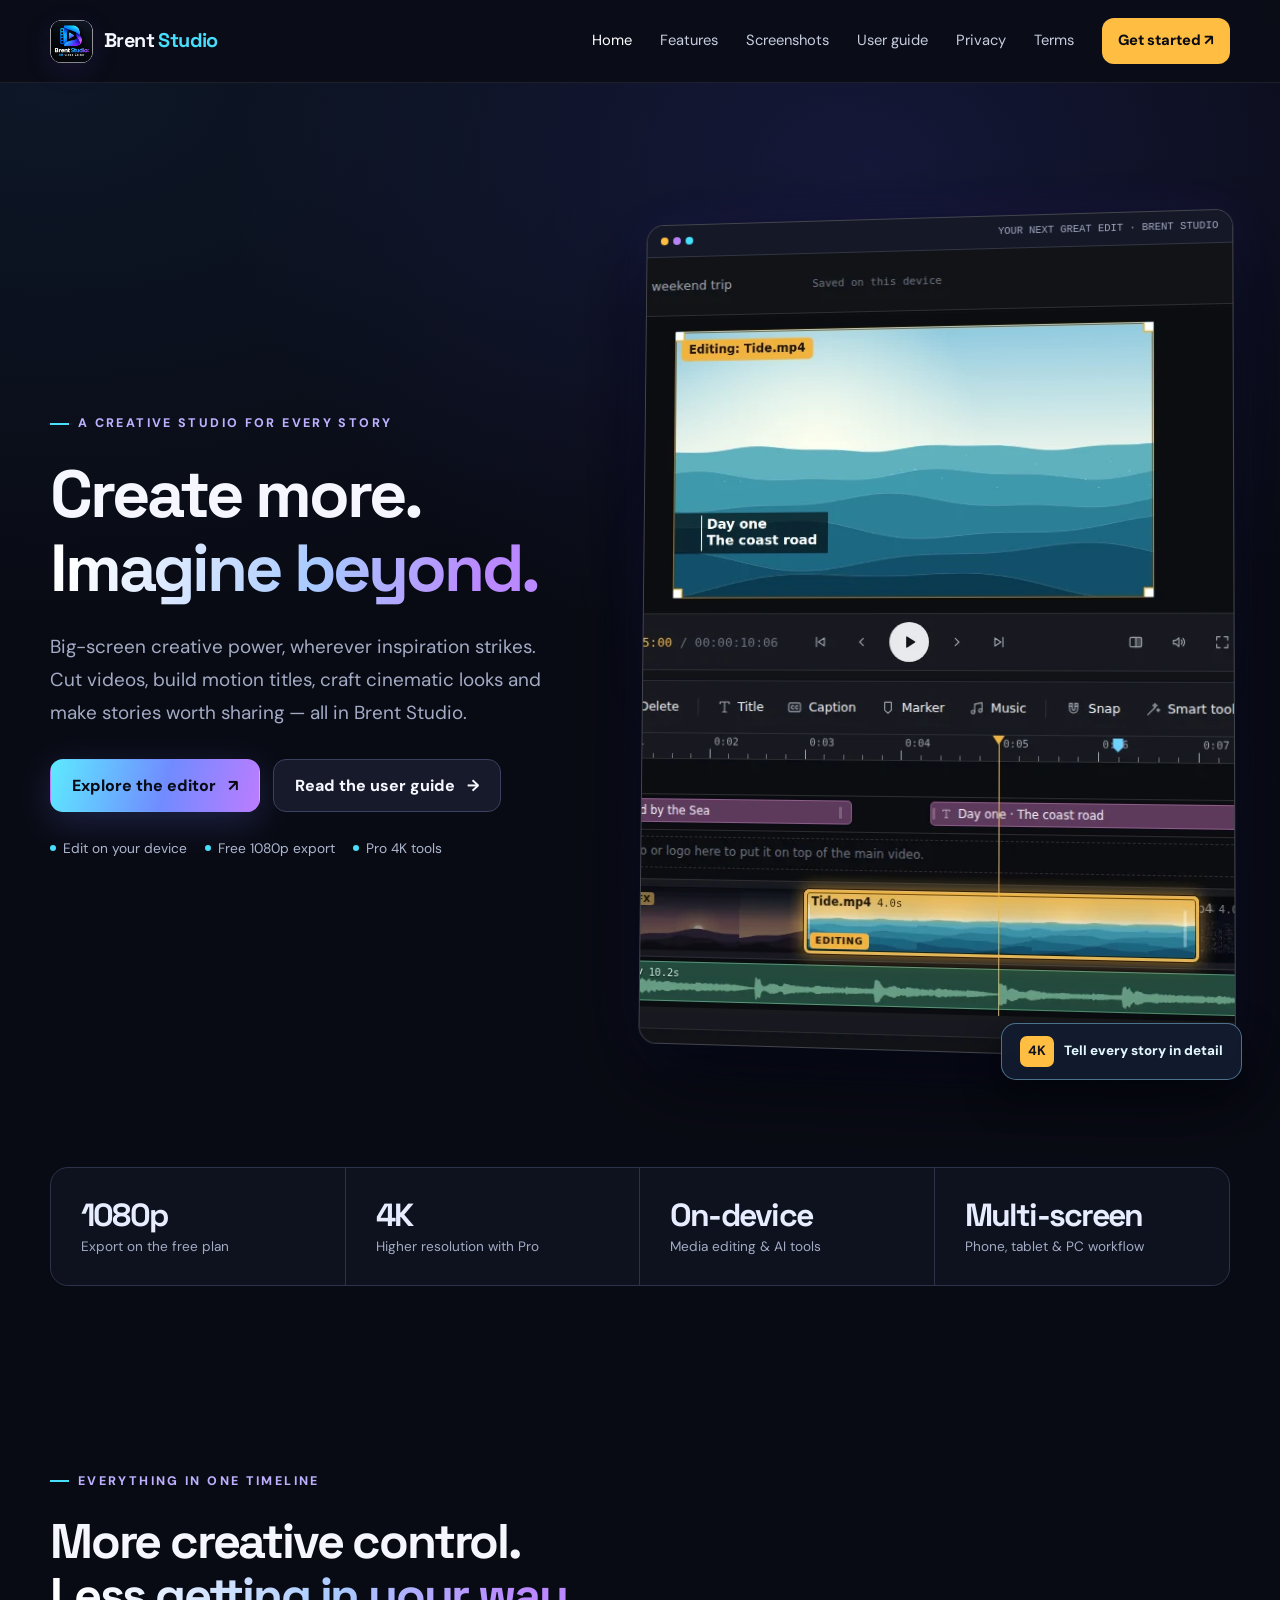
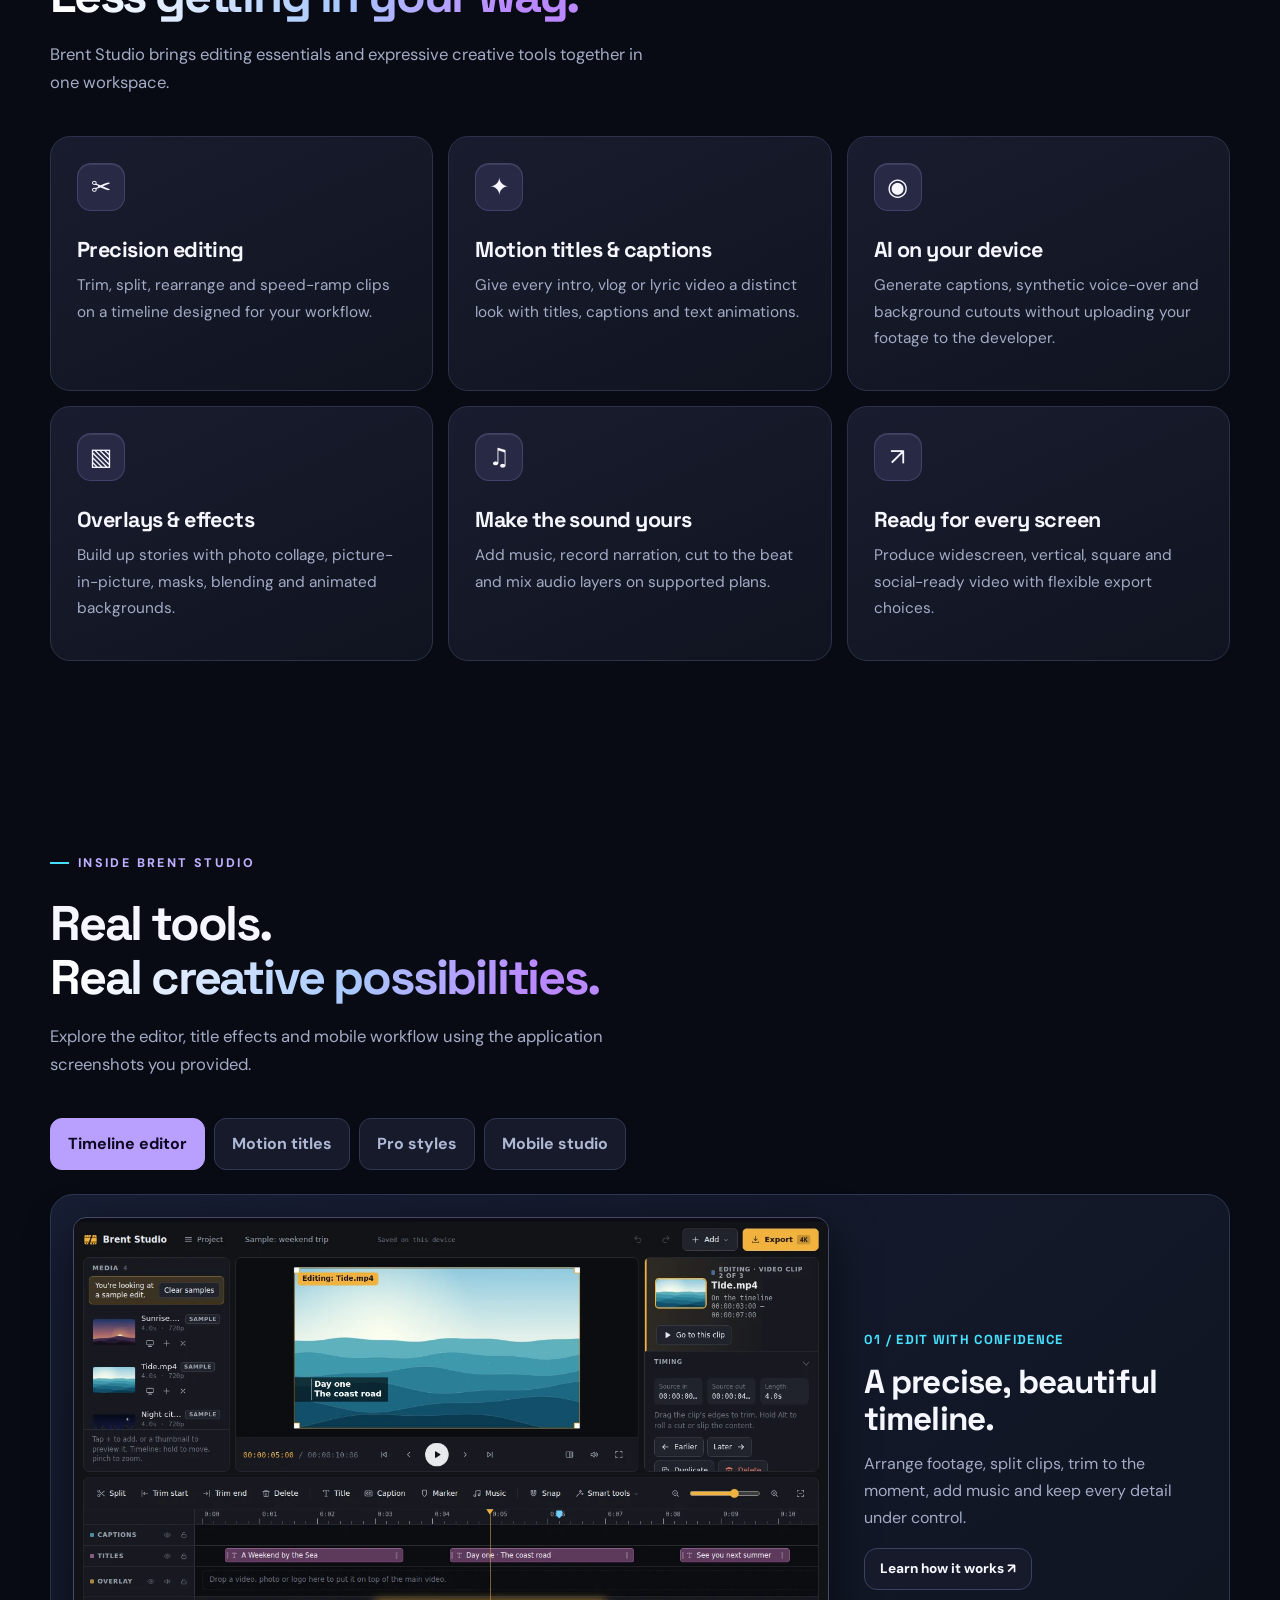
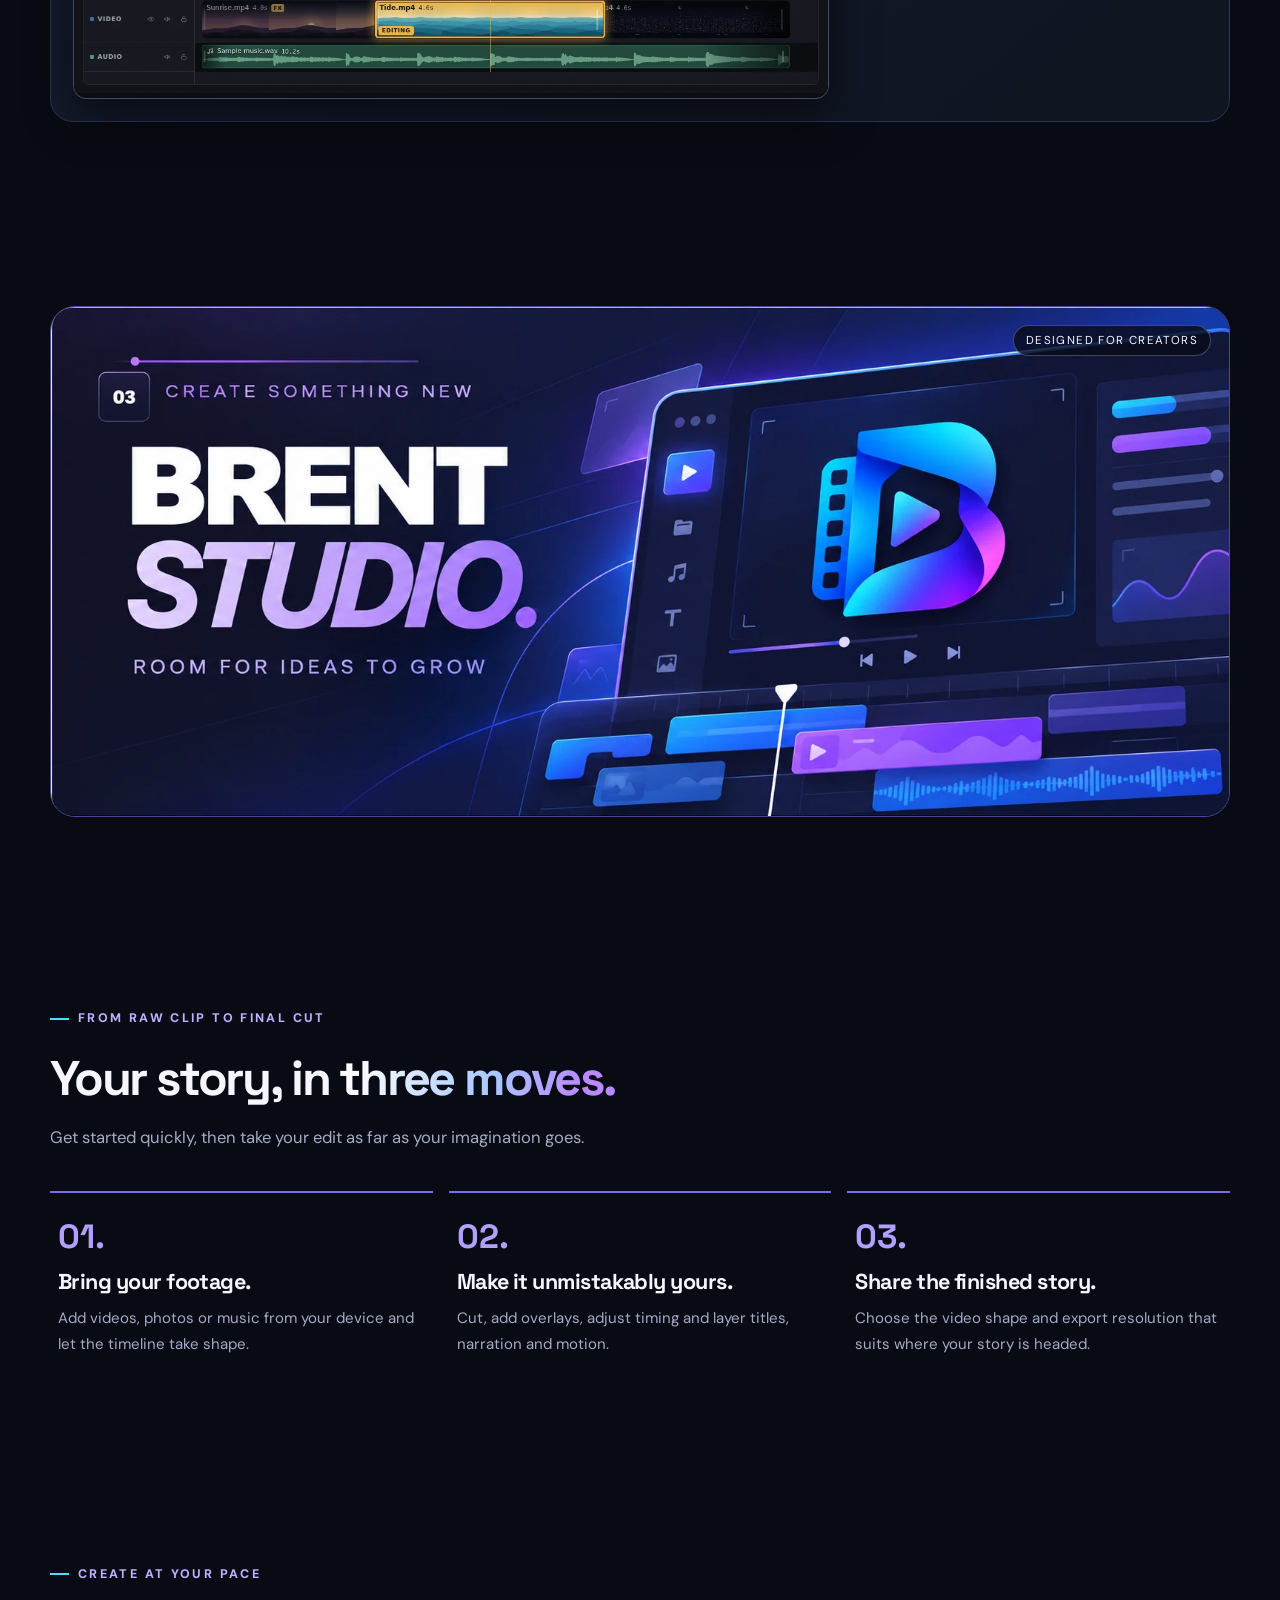
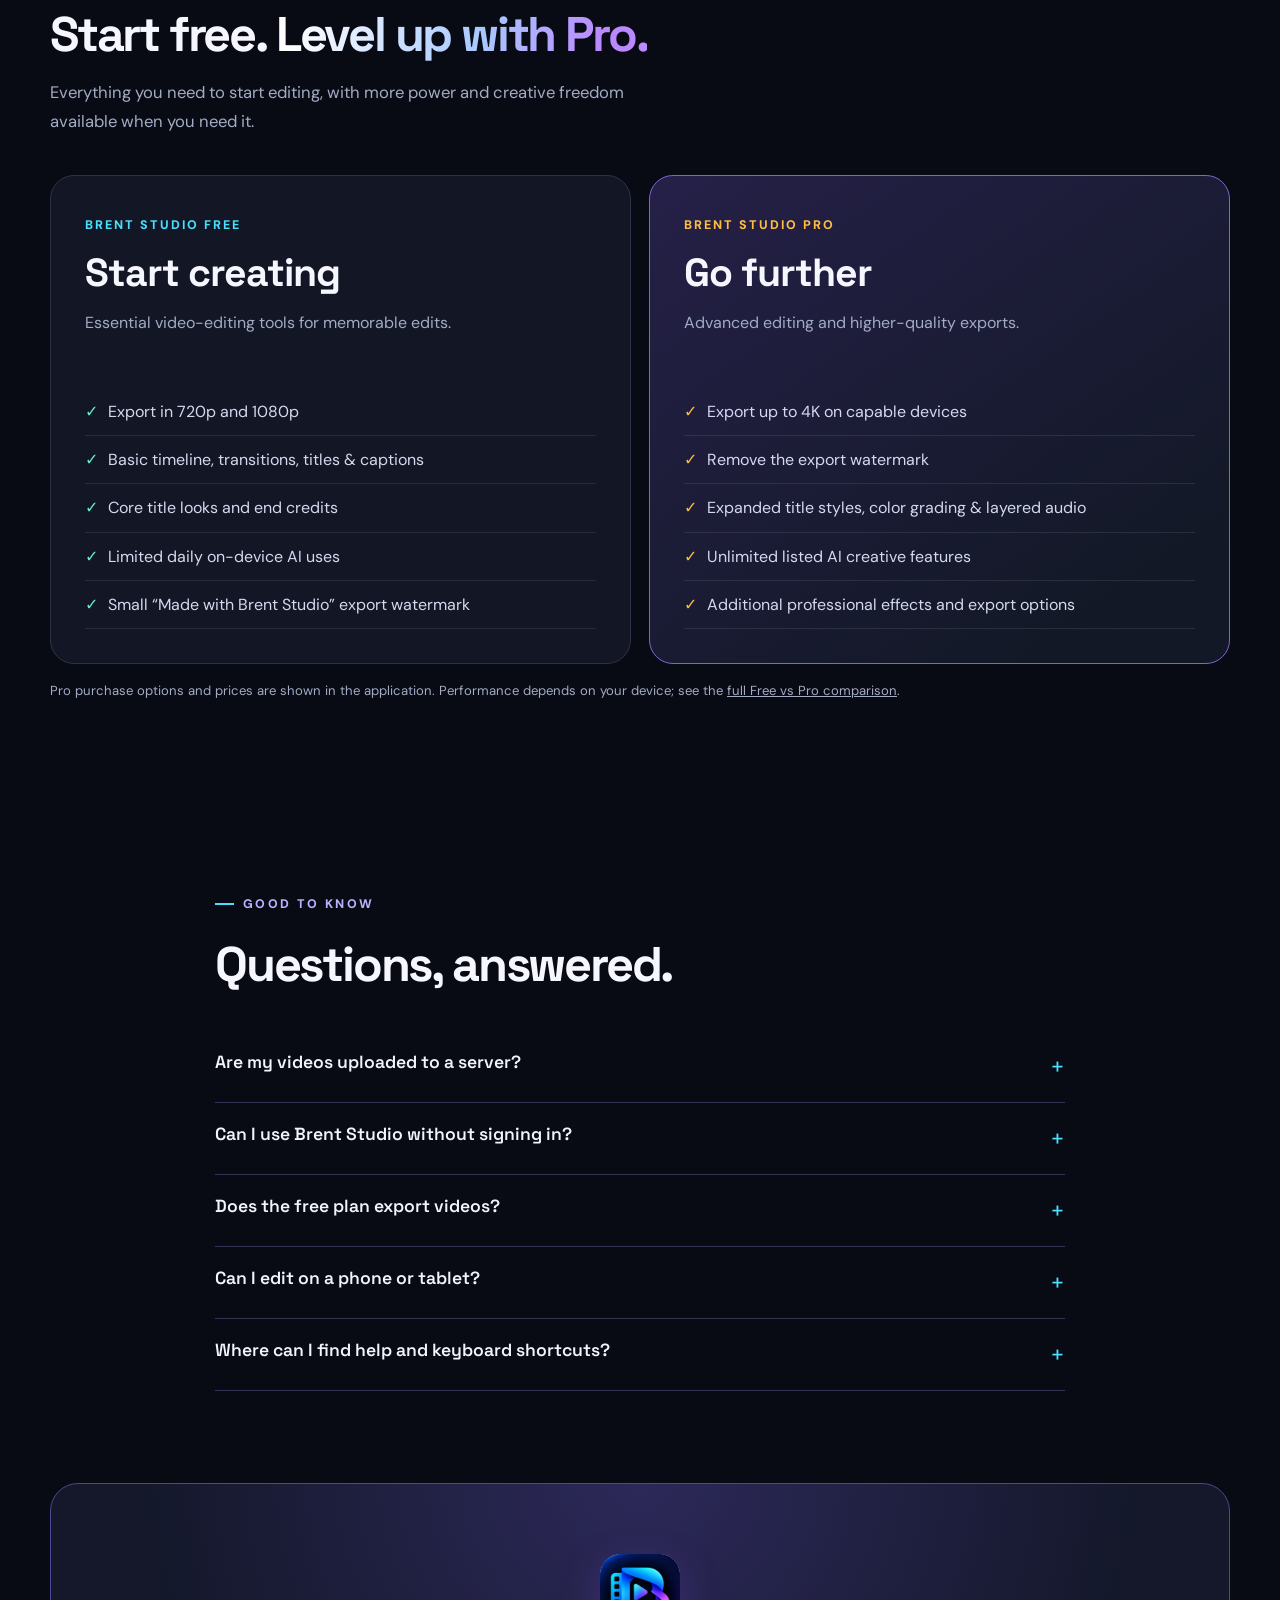
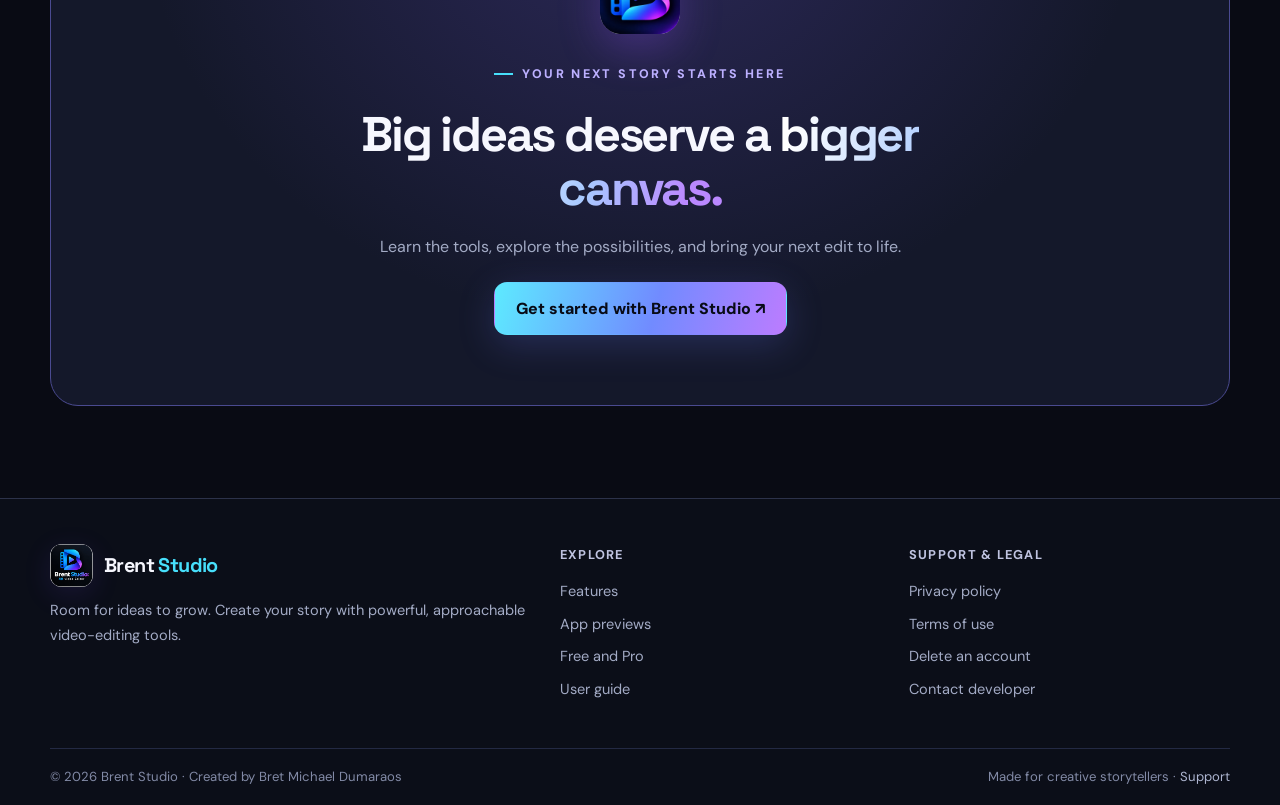
<file: index.html>
<!doctype html><html lang="en"><head><meta charset="utf-8"><meta name="viewport" content="width=device-width,initial-scale=1"><meta name="theme-color" content="#090b14"><title>Create. Edit. Tell your story. | Brent Studio</title><meta name="description" content="Brent Studio is a powerful video editor for Android, browser and Windows. Work with a real timeline, cinematic titles, and on-device creative tools."><meta property="og:type" content="website"><meta property="og:title" content="Create. Edit. Tell your story. | Brent Studio"><meta property="og:description" content="Brent Studio is a powerful video editor for Android, browser and Windows. Work with a real timeline, cinematic titles, and on-device creative tools."><meta property="og:image" content="assets/brent-studio-banner.webp"><link rel="icon" href="assets/favicon.png"><link rel="stylesheet" href="assets/styles.css"></head><body><a class="skip-link" href="#content">Skip to content</a><header class="site-header"><div class="shell header-inner"><a class="brand" href="index.html" aria-label="Brent Studio home"><img class="brand-logo" src="assets/brent-studio-icon.webp" alt=""><span>Brent <span class="brand-em">Studio</span></span></a><nav class="nav-links" id="main-nav" aria-label="Main navigation"><a href="index.html" aria-current="page">Home</a><a href="index.html#features">Features</a><a href="index.html#showcase">Screenshots</a><a href="guide.html">User guide</a><a href="privacy.html">Privacy</a><a href="terms.html">Terms</a><a class="nav-cta" href="guide.html#start">Get started ↗</a></nav><button class="menu-toggle" aria-label="Toggle navigation" aria-controls="main-nav" aria-expanded="false" type="button"><span aria-hidden="true">☰</span></button></div></header><main id="content">
<section class="hero"><div class="shell hero-grid"><div class="hero-copy"><div class="eyebrow">A CREATIVE STUDIO FOR EVERY STORY</div><h1>Create more.<br><span class="gradient-text">Imagine beyond.</span></h1><p class="hero-lede">Big-screen creative power, wherever inspiration strikes. Cut videos, build motion titles, craft cinematic looks and make stories worth sharing — all in Brent Studio.</p><div class="hero-actions"><a class="btn btn-primary" href="#showcase">Explore the editor <span aria-hidden="true">↗</span></a><a class="btn btn-outline" href="guide.html">Read the user guide <span aria-hidden="true">→</span></a></div><div class="hero-signals"><span class="signal"><i></i> Edit on your device</span><span class="signal"><i></i> Free 1080p export</span><span class="signal"><i></i> Pro 4K tools</span></div></div><div class="hero-stage"><div class="hero-app"><div class="app-window-bar"><div class="traffic-dots"><b></b><b></b><b></b></div><span>YOUR NEXT GREAT EDIT · BRENT STUDIO</span></div><img src="assets/timeline-editor.webp" alt="Brent Studio's desktop-style timeline showing video clips, title tracks and audio editing" fetchpriority="high" width="1280" height="800"></div><div class="floating-tag"><b>4K</b> Tell every story in detail</div></div></div></section>
<section class="stats"><div class="shell stats-grid"><div class="stat"><strong>1080p</strong><span>Export on the free plan</span></div><div class="stat"><strong>4K</strong><span>Higher resolution with Pro</span></div><div class="stat"><strong>On-device</strong><span>Media editing &amp; AI tools</span></div><div class="stat"><strong>Multi-screen</strong><span>Phone, tablet &amp; PC workflow</span></div></div></section>
<section class="section" id="features"><div class="shell"><div class="section-intro"><div class="eyebrow">Everything in one timeline</div><h2>More creative control.<br><span class="gradient-text">Less getting in your way.</span></h2><p>Brent Studio brings editing essentials and expressive creative tools together in one workspace.</p></div><div class="feature-grid">
<article class="feature"><div class="feature-icon">✂</div><h3>Precision editing</h3><p>Trim, split, rearrange and speed-ramp clips on a timeline designed for your workflow.</p></article>
<article class="feature"><div class="feature-icon">✦</div><h3>Motion titles &amp; captions</h3><p>Give every intro, vlog or lyric video a distinct look with titles, captions and text animations.</p></article>
<article class="feature"><div class="feature-icon">◉</div><h3>AI on your device</h3><p>Generate captions, synthetic voice-over and background cutouts without uploading your footage to the developer.</p></article>
<article class="feature"><div class="feature-icon">▧</div><h3>Overlays &amp; effects</h3><p>Build up stories with photo collage, picture-in-picture, masks, blending and animated backgrounds.</p></article>
<article class="feature"><div class="feature-icon">♫</div><h3>Make the sound yours</h3><p>Add music, record narration, cut to the beat and mix audio layers on supported plans.</p></article>
<article class="feature"><div class="feature-icon">↗</div><h3>Ready for every screen</h3><p>Produce widescreen, vertical, square and social-ready video with flexible export choices.</p></article></div></div></section>
<section class="section" id="showcase"><div class="shell"><div class="section-intro"><div class="eyebrow">Inside Brent Studio</div><h2>Real tools.<br><span class="gradient-text">Real creative possibilities.</span></h2><p>Explore the editor, title effects and mobile workflow using the application screenshots you provided.</p></div><div class="shot-tabs" role="tablist" aria-label="Application screenshots"><button class="shot-tab" type="button" role="tab" aria-selected="true" data-shot="timeline">Timeline editor</button><button class="shot-tab" type="button" role="tab" aria-selected="false" data-shot="titles">Motion titles</button><button class="shot-tab" type="button" role="tab" aria-selected="false" data-shot="pro">Pro styles</button><button class="shot-tab" type="button" role="tab" aria-selected="false" data-shot="mobile">Mobile studio</button></div><div class="shot-area"><div class="shot-screen"><img id="showcase-image" src="assets/timeline-editor.webp" loading="lazy" alt="Brent Studio timeline editing interface" width="1280" height="800"></div><div class="shot-copy" aria-live="polite"><strong id="showcase-tag">01 / EDIT WITH CONFIDENCE</strong><h3 id="showcase-title">A precise, beautiful timeline.</h3><p id="showcase-desc">Arrange footage, split clips, trim to the moment, add music and keep every detail under control.</p><a class="btn btn-outline btn-small" href="guide.html#screen">Learn how it works ↗</a></div></div></div></section>
<section class="section"><div class="shell"><div class="full-banner"><img src="assets/brent-studio-banner.webp" alt="Brent Studio — Create Something New. Room for ideas to grow" loading="lazy"><span class="banner-overline">Designed for creators</span></div></div></section>
<section class="section" id="workflow"><div class="shell"><div class="section-intro"><div class="eyebrow">From raw clip to final cut</div><h2>Your story, in <span class="gradient-text">three moves.</span></h2><p>Get started quickly, then take your edit as far as your imagination goes.</p></div><div class="workflow"><div class="step"><b>01.</b><h3>Bring your footage.</h3><p>Add videos, photos or music from your device and let the timeline take shape.</p></div><div class="step"><b>02.</b><h3>Make it unmistakably yours.</h3><p>Cut, add overlays, adjust timing and layer titles, narration and motion.</p></div><div class="step"><b>03.</b><h3>Share the finished story.</h3><p>Choose the video shape and export resolution that suits where your story is headed.</p></div></div></div></section>
<section class="section" id="plans"><div class="shell"><div class="section-intro"><div class="eyebrow">Create at your pace</div><h2>Start free. <span class="gradient-text">Level up with Pro.</span></h2><p>Everything you need to start editing, with more power and creative freedom available when you need it.</p></div><div class="plans"><article class="plan"><span class="plan-label">Brent Studio Free</span><h3>Start creating</h3><p>Essential video-editing tools for memorable edits.</p><ul><li>Export in 720p and 1080p</li><li>Basic timeline, transitions, titles &amp; captions</li><li>Core title looks and end credits</li><li>Limited daily on-device AI uses</li><li>Small “Made with Brent Studio” export watermark</li></ul></article><article class="plan pro"><span class="plan-label">Brent Studio Pro</span><h3>Go further</h3><p>Advanced editing and higher-quality exports.</p><ul><li>Export up to 4K on capable devices</li><li>Remove the export watermark</li><li>Expanded title styles, color grading &amp; layered audio</li><li>Unlimited listed AI creative features</li><li>Additional professional effects and export options</li></ul></article></div><p style="font-size:.82rem;margin:16px 0 0">Pro purchase options and prices are shown in the application. Performance depends on your device; see the <a href="guide.html#plans">full Free vs Pro comparison</a>.</p></div></section>
<section class="section" id="questions"><div class="shell faq"><div class="section-intro"><div class="eyebrow">Good to know</div><h2>Questions, answered.</h2></div><details><summary>Are my videos uploaded to a server?</summary><p>Media editing takes place on your device. Brent Studio does not receive your imported videos or photos. Optional project syncing uses your own Google Drive; original media sync is optional per project. See our <a href="privacy.html">Privacy Policy</a>.</p></details><details><summary>Can I use Brent Studio without signing in?</summary><p>Yes. Signing in with Google is optional. It enables account-based Pro access and project syncing across supported devices.</p></details><details><summary>Does the free plan export videos?</summary><p>Yes. The free plan supports 720p and 1080p exports with a small Brent Studio watermark. Pro adds higher export options including up to 4K on capable devices.</p></details><details><summary>Can I edit on a phone or tablet?</summary><p>Yes. The guide covers Android phones and tablets, plus desktop-oriented and Windows workflows. Large projects and advanced AI features depend on your device's processing power.</p></details><details><summary>Where can I find help and keyboard shortcuts?</summary><p>Visit the <a href="guide.html">User Guide</a> for a complete walkthrough, troubleshooting tips and desktop keyboard shortcuts.</p></details></div></section>
<section class="shell"><div class="end-cta"><img class="cta-icon" src="assets/brent-play-icon.webp" alt="Brent Studio play icon" loading="lazy"><div class="eyebrow">YOUR NEXT STORY STARTS HERE</div><h2>Big ideas deserve a <span class="gradient-text">bigger canvas.</span></h2><p>Learn the tools, explore the possibilities, and bring your next edit to life.</p><a class="btn btn-primary" href="guide.html#start">Get started with Brent Studio ↗</a></div></section>
</main><footer class="footer"><div class="shell footer-content"><div><a class="brand" href="index.html"><img class="brand-logo" src="assets/brent-studio-icon.webp" alt=""><span>Brent <span class="brand-em">Studio</span></span></a><p>Room for ideas to grow. Create your story with powerful, approachable video-editing tools.</p></div><div class="footer-links"><strong>Explore</strong><a href="index.html#features">Features</a><a href="index.html#showcase">App previews</a><a href="index.html#plans">Free and Pro</a><a href="guide.html">User guide</a></div><div class="footer-links"><strong>Support &amp; legal</strong><a href="privacy.html">Privacy policy</a><a href="terms.html">Terms of use</a><a href="privacy.html#delete">Delete an account</a><a href="mailto:bretmdumaraos@gmail.com">Contact developer</a></div></div><div class="shell footer-bottom"><span>© 2026 Brent Studio · Created by Bret Michael Dumaraos</span><span>Made for creative storytellers · <a href="mailto:bretmdumaraos@gmail.com">Support</a></span></div></footer><script src="assets/site.js" defer></script></body></html>
</file>
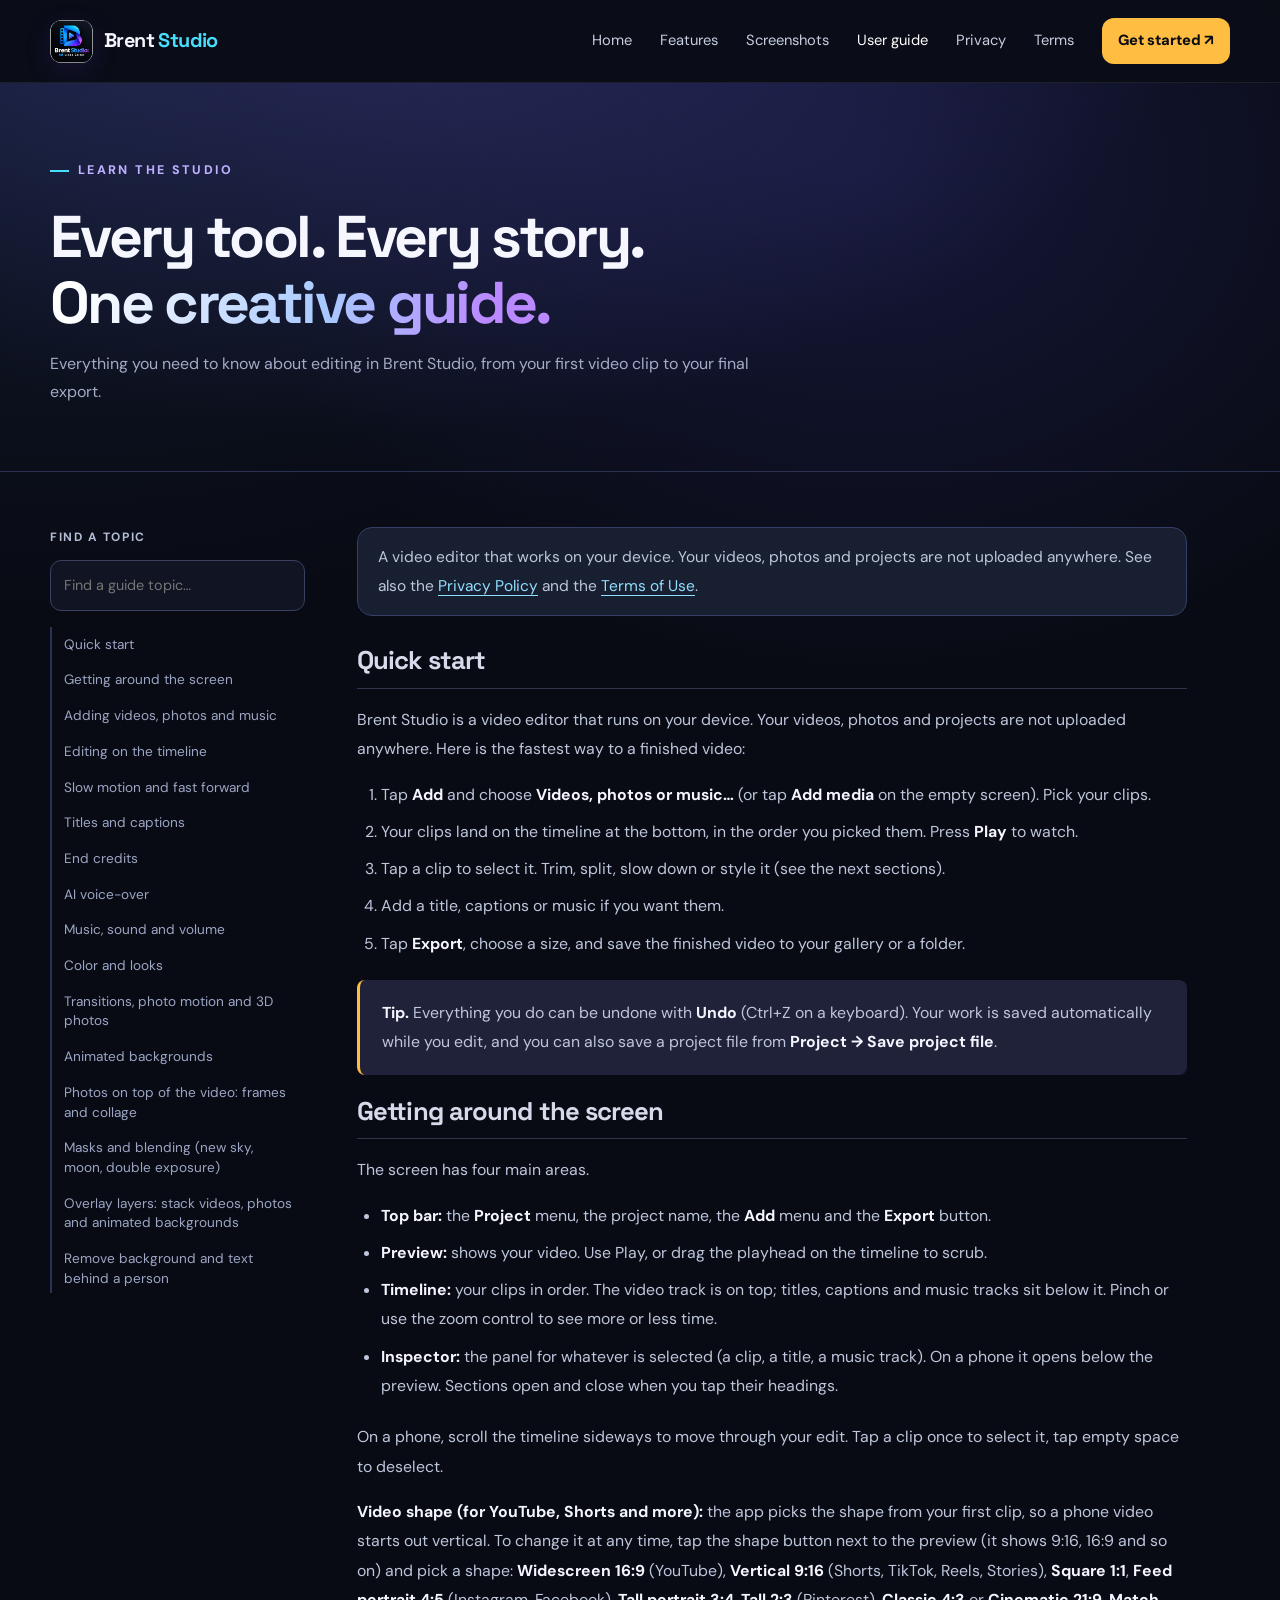
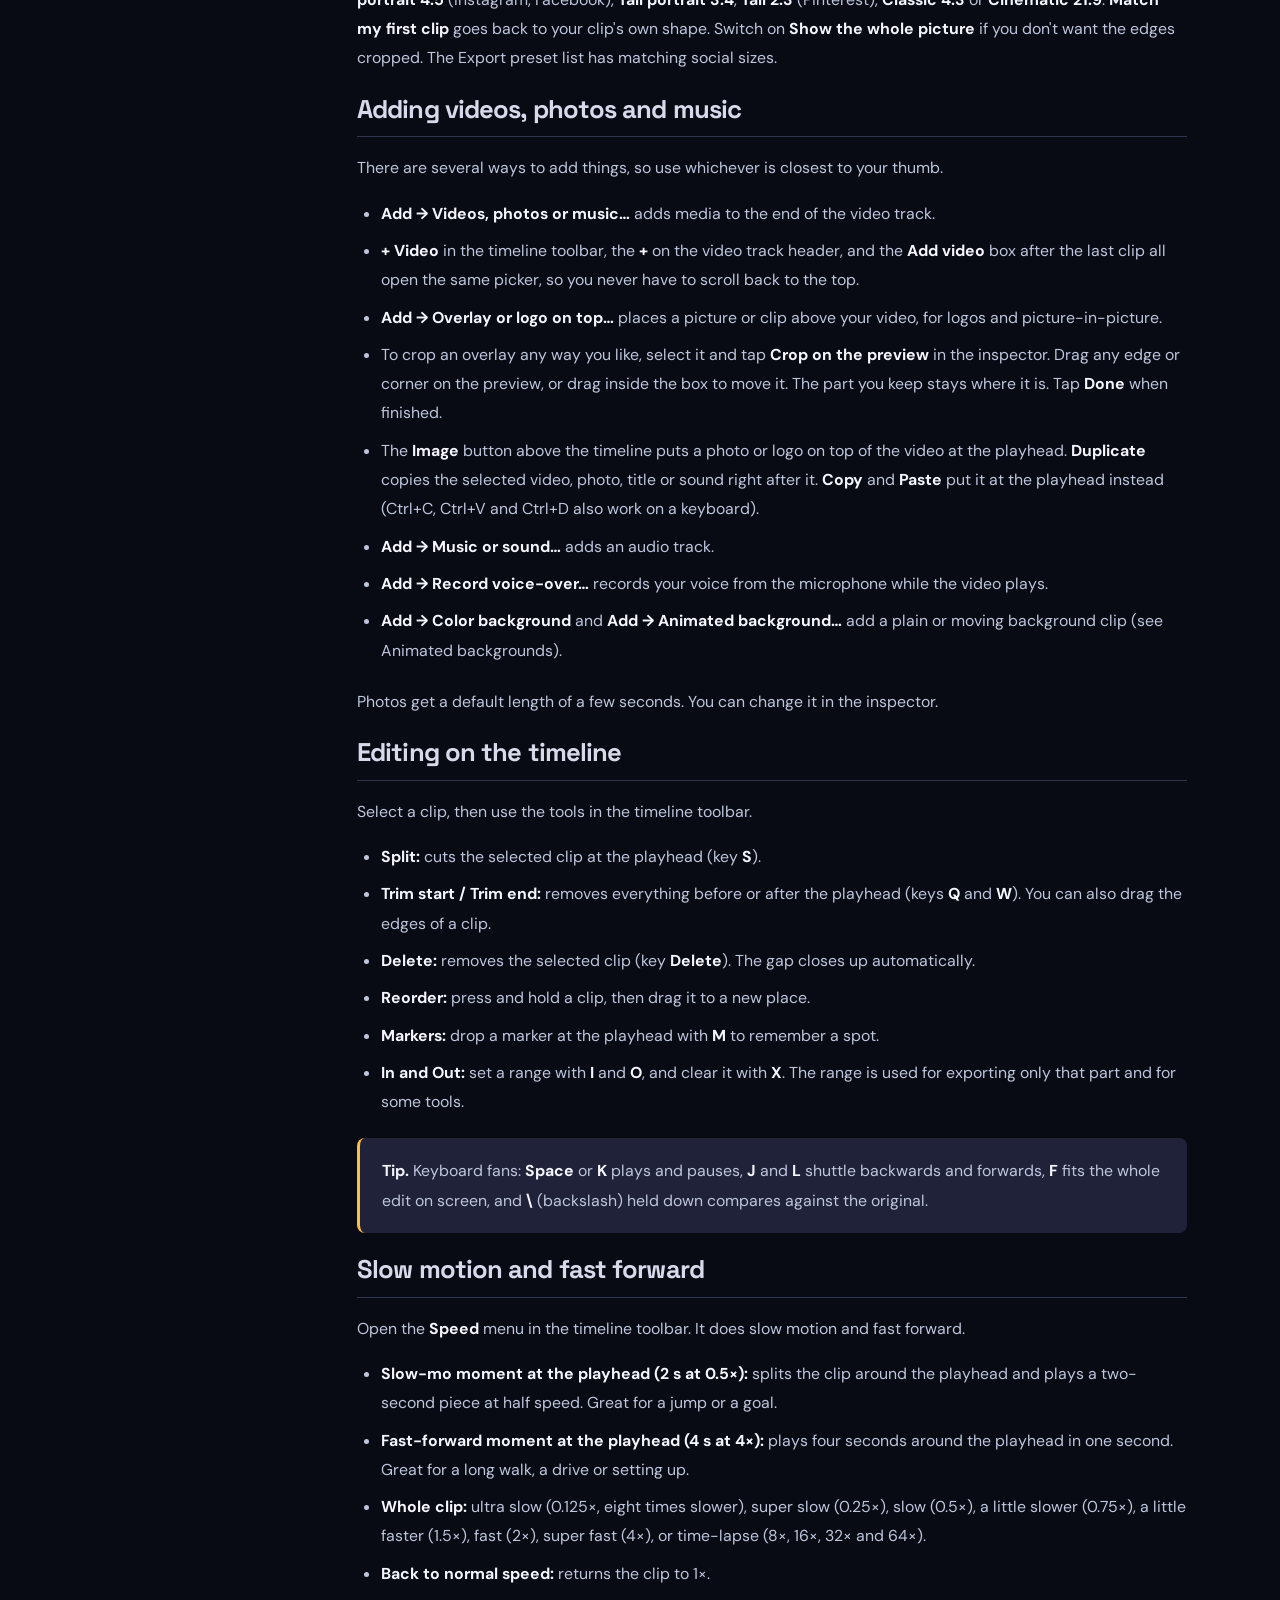
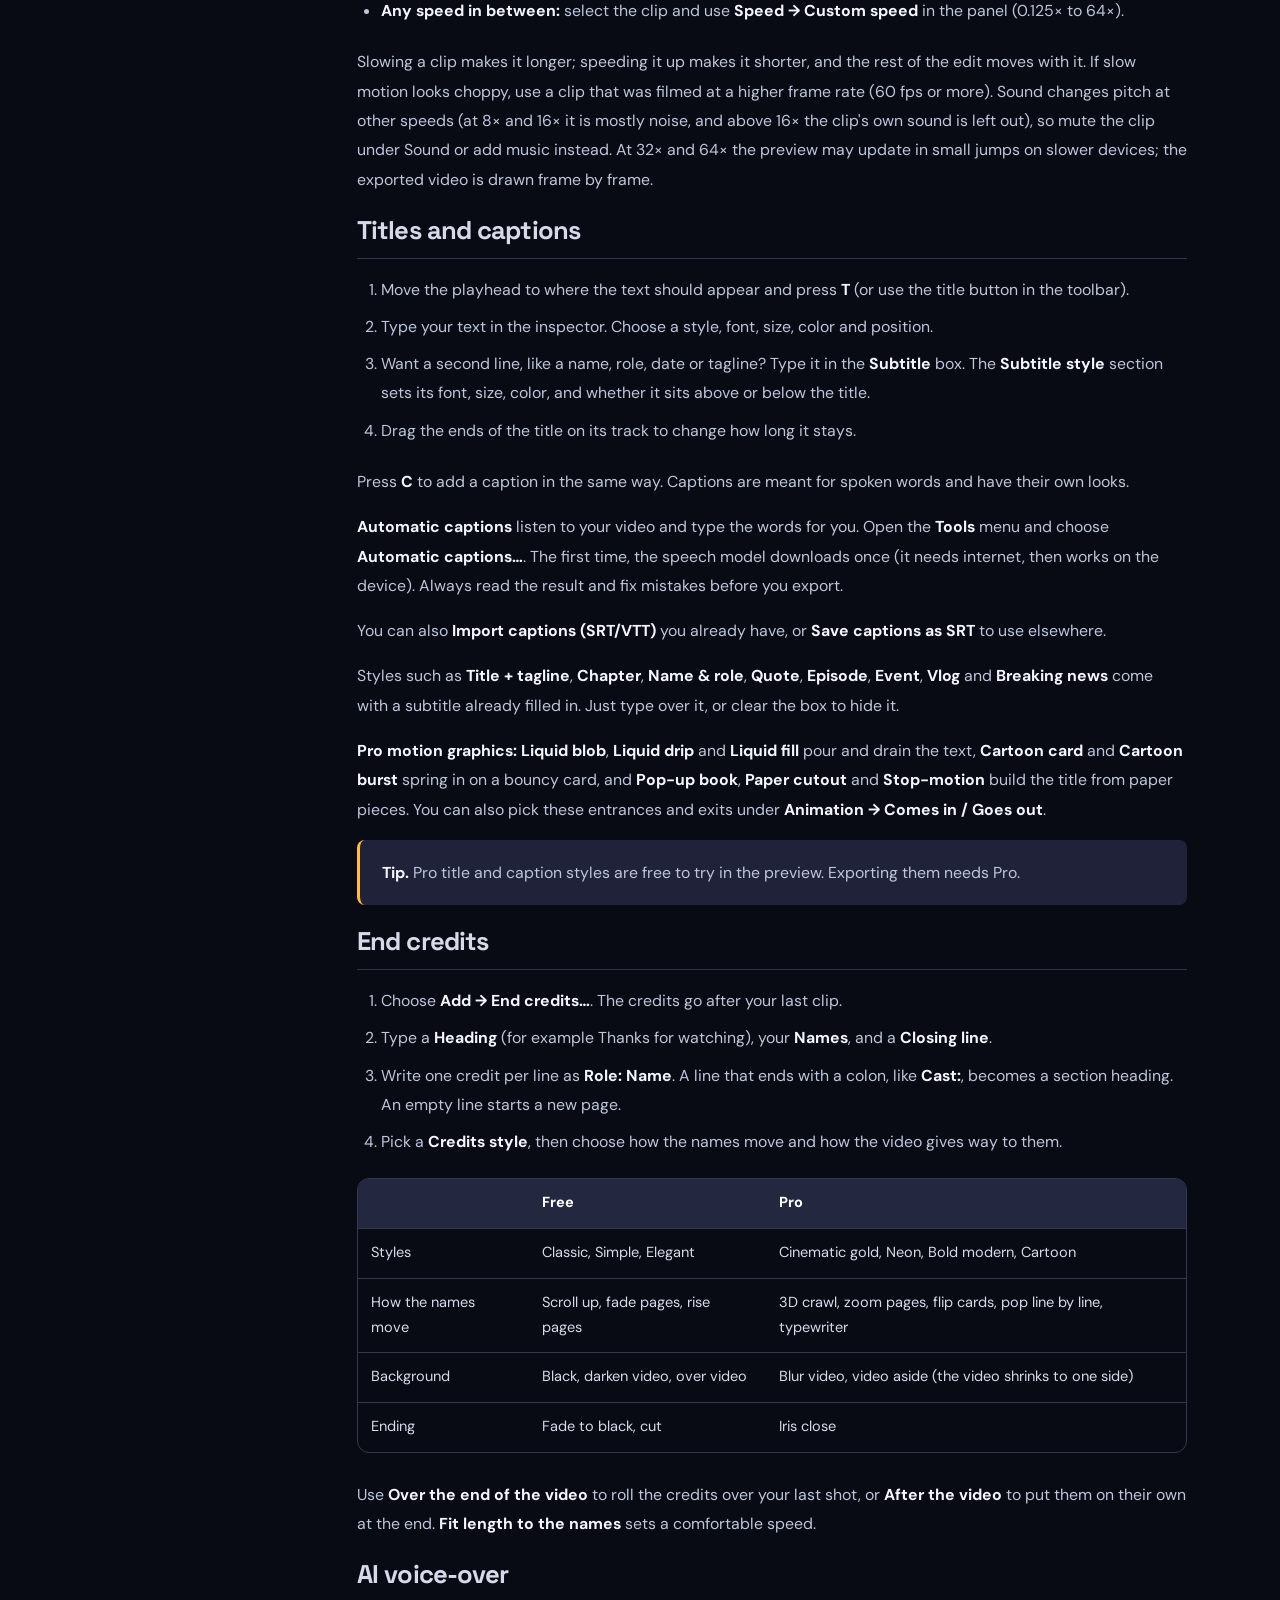
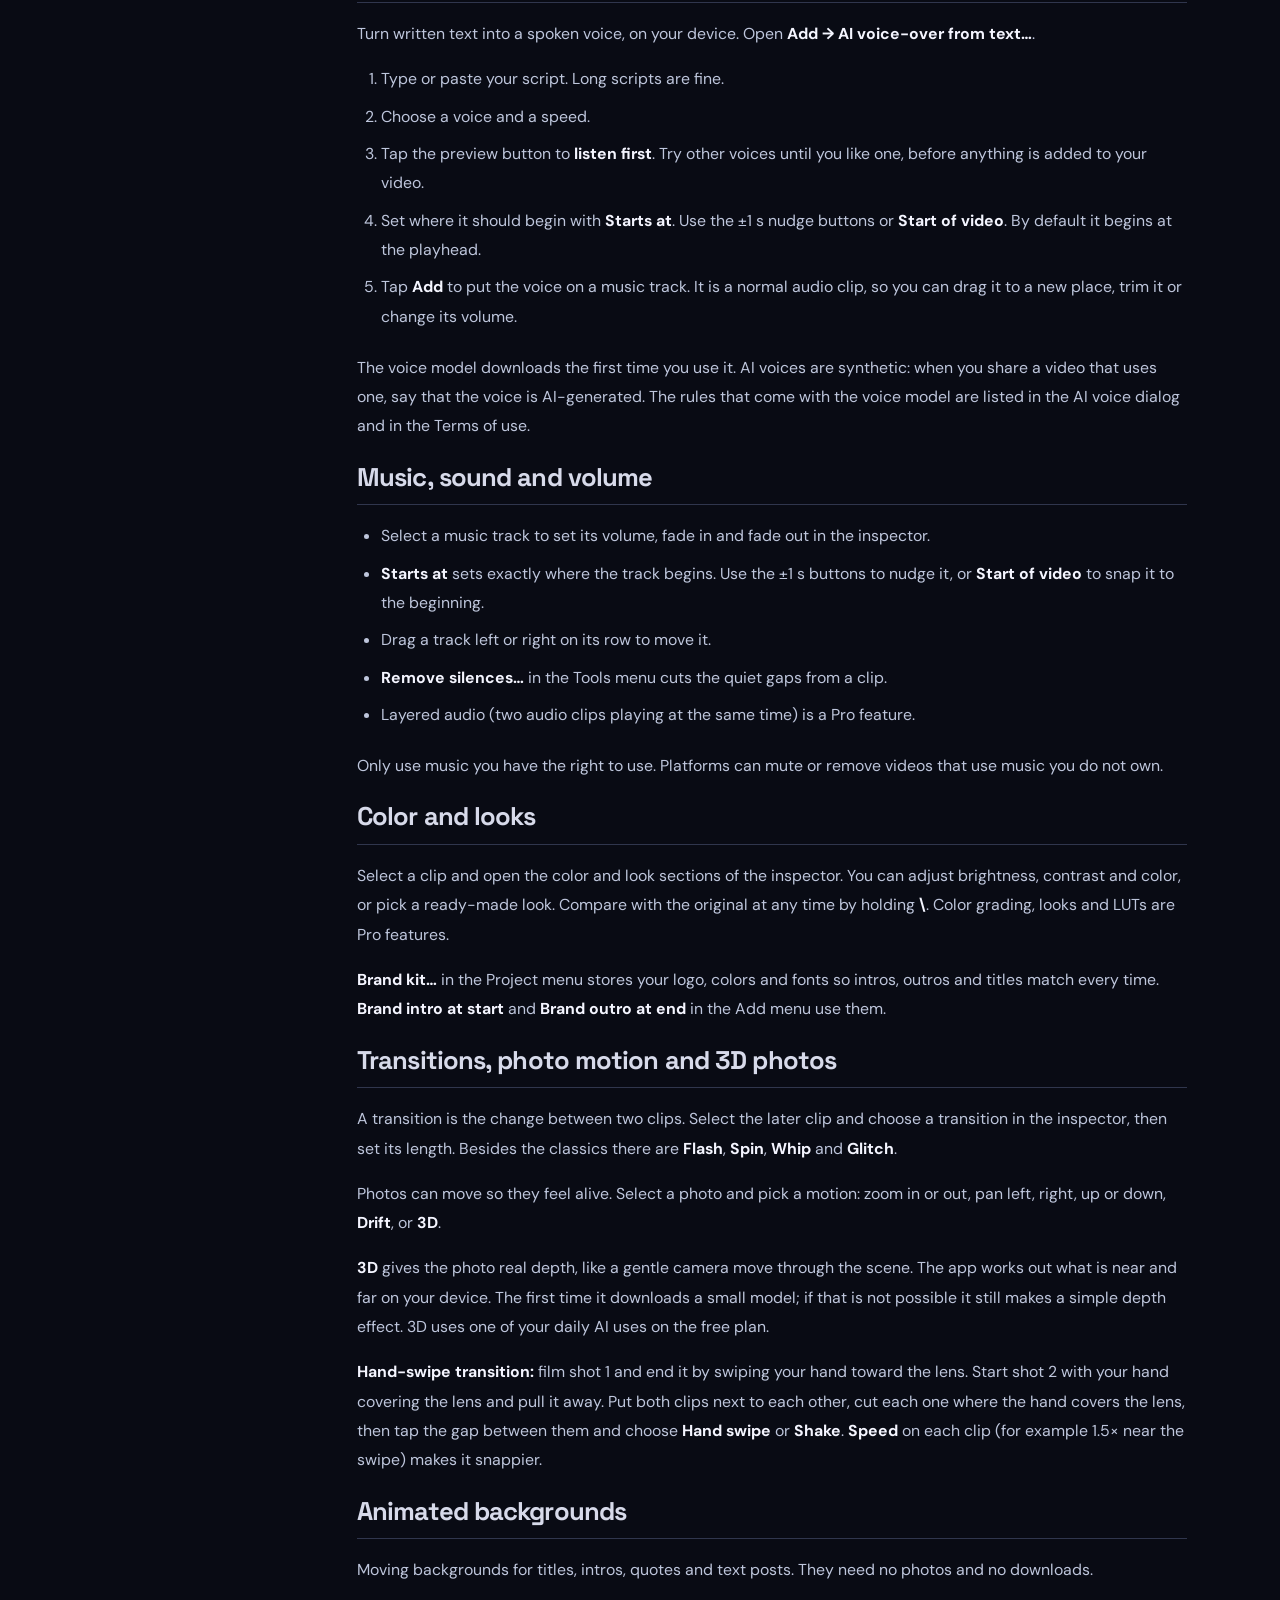
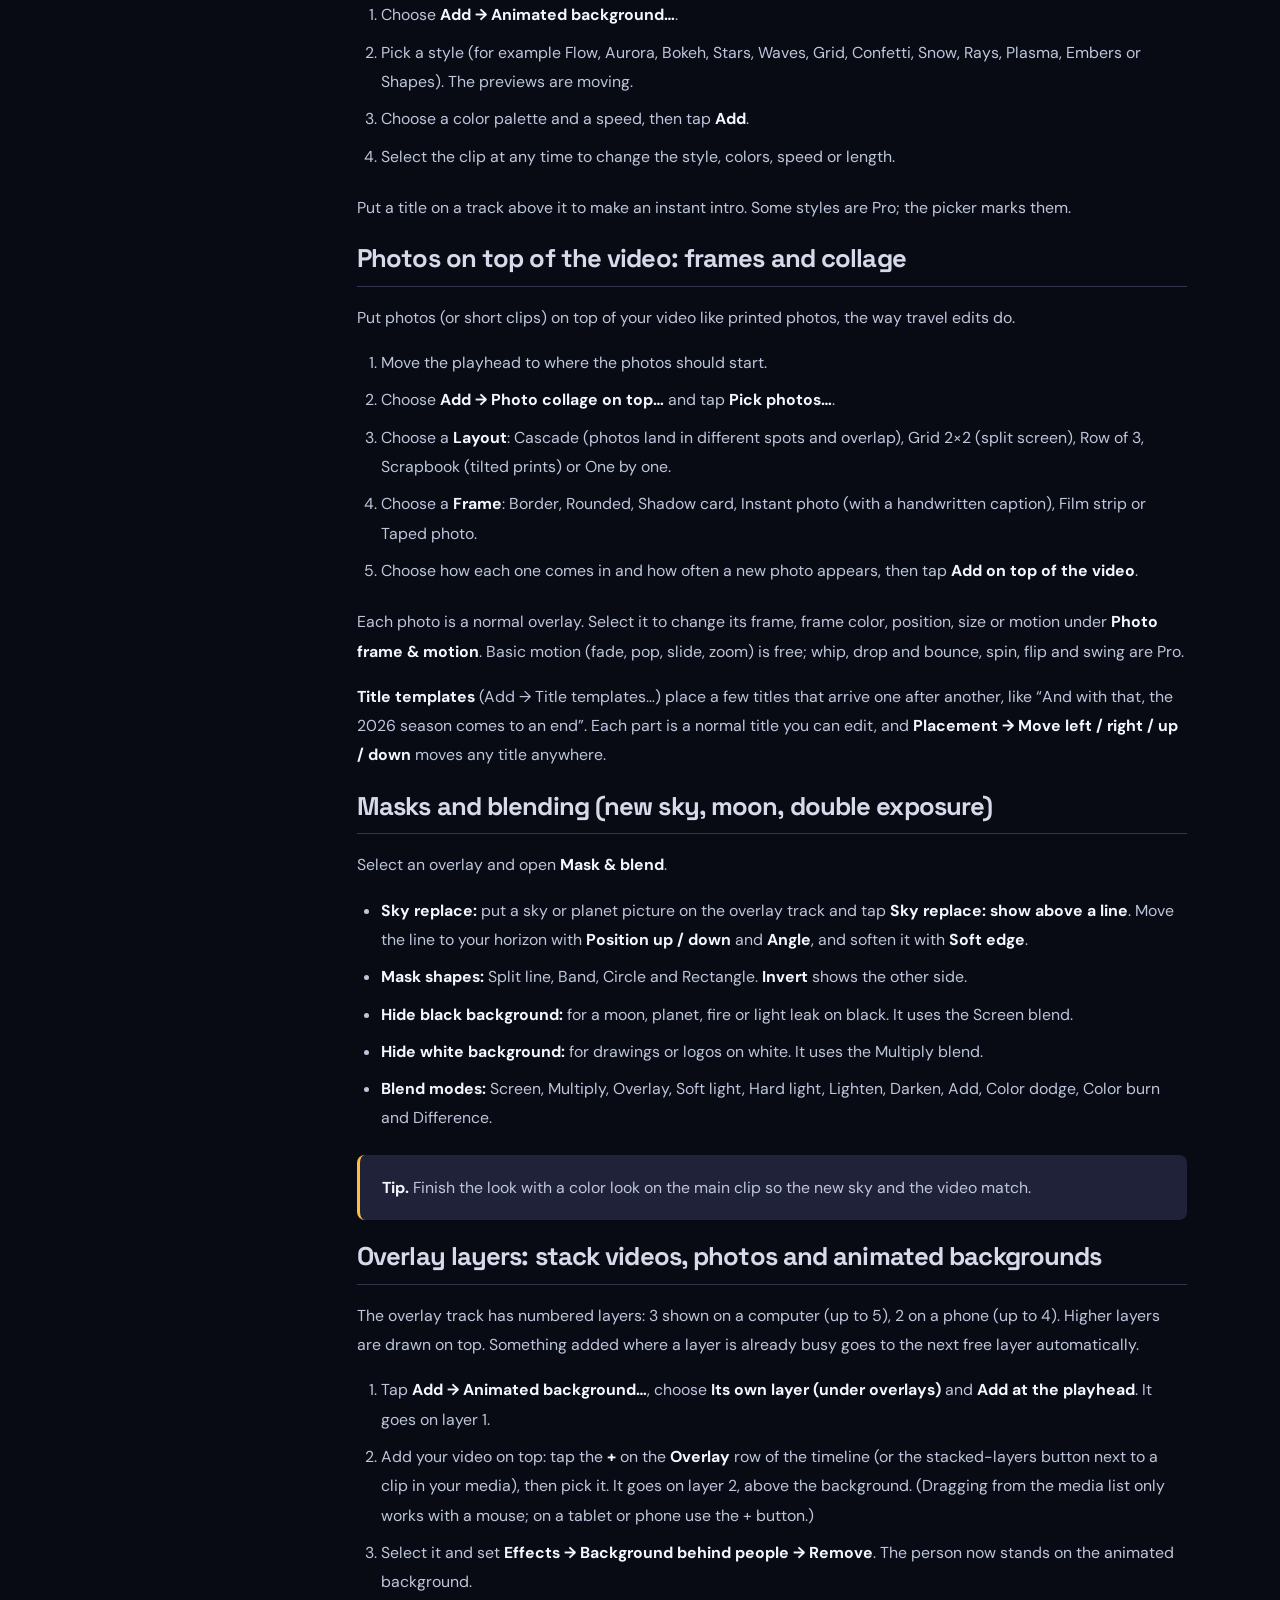
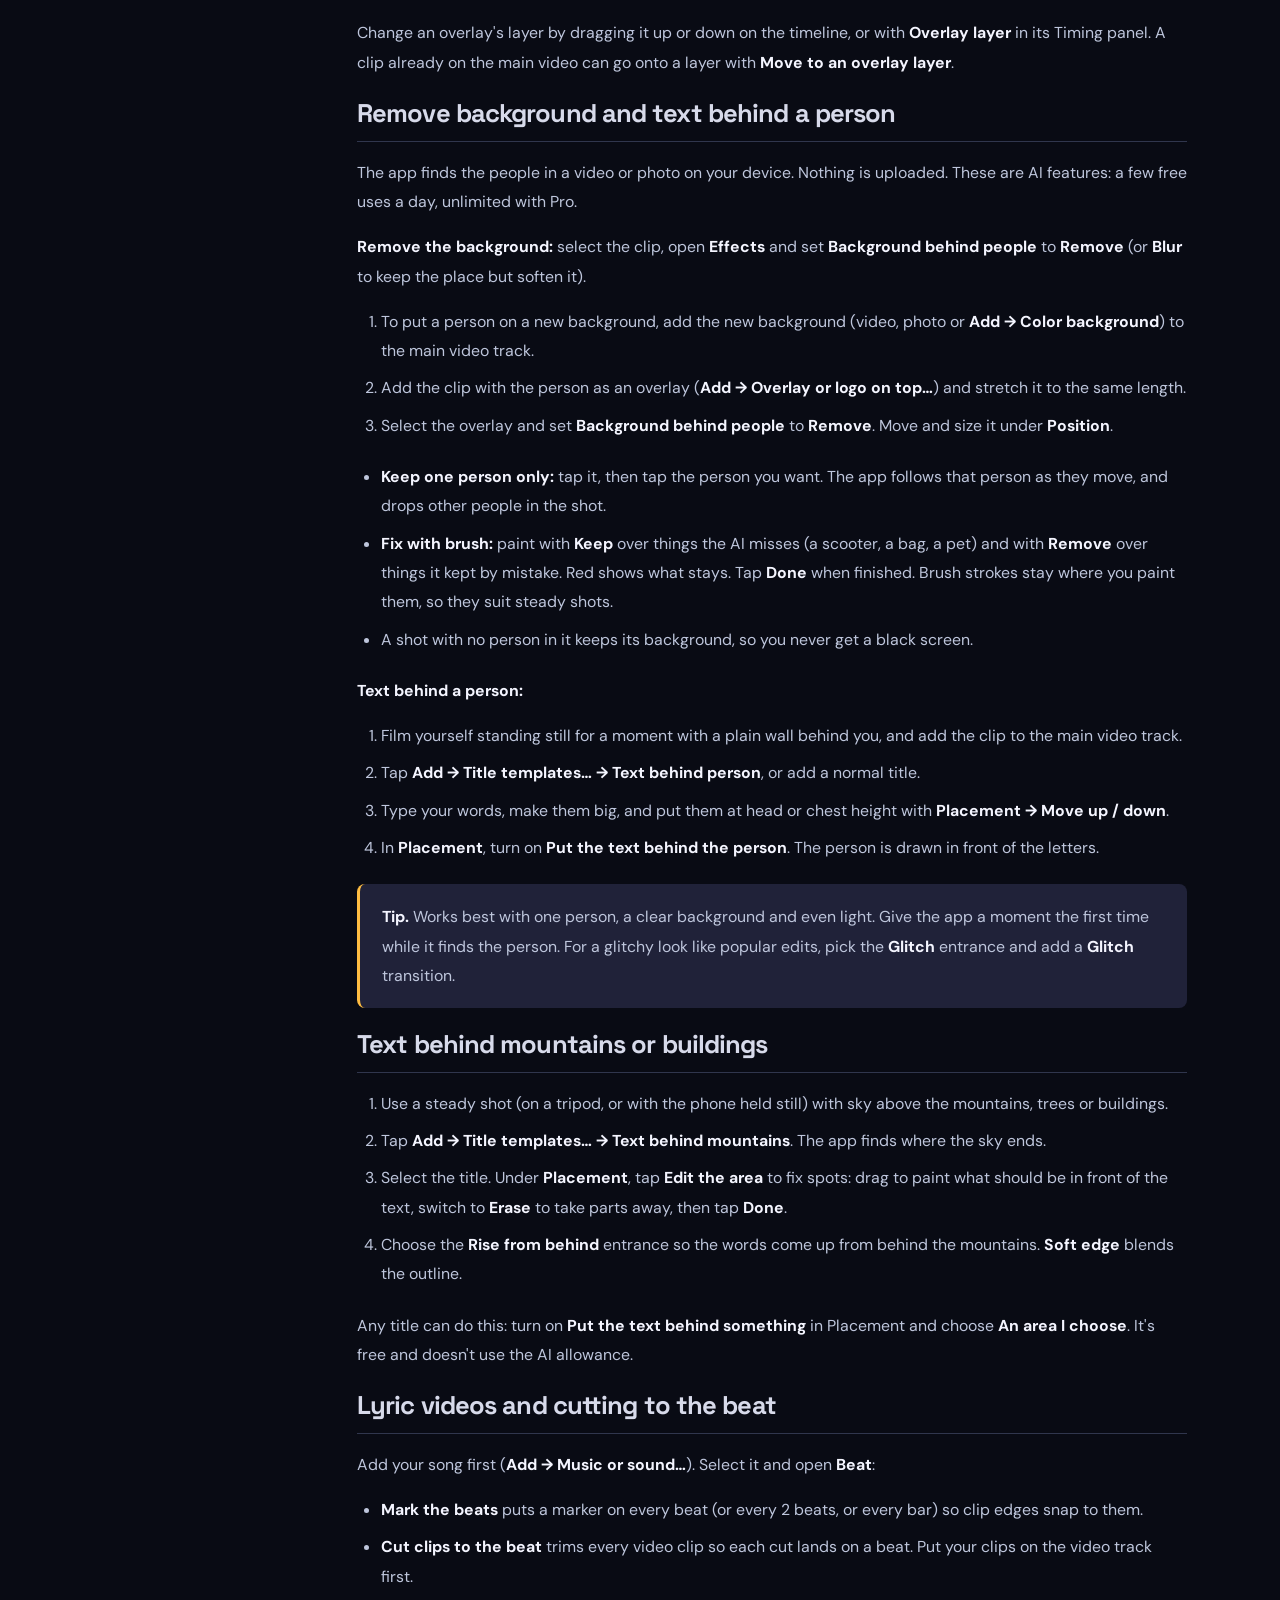
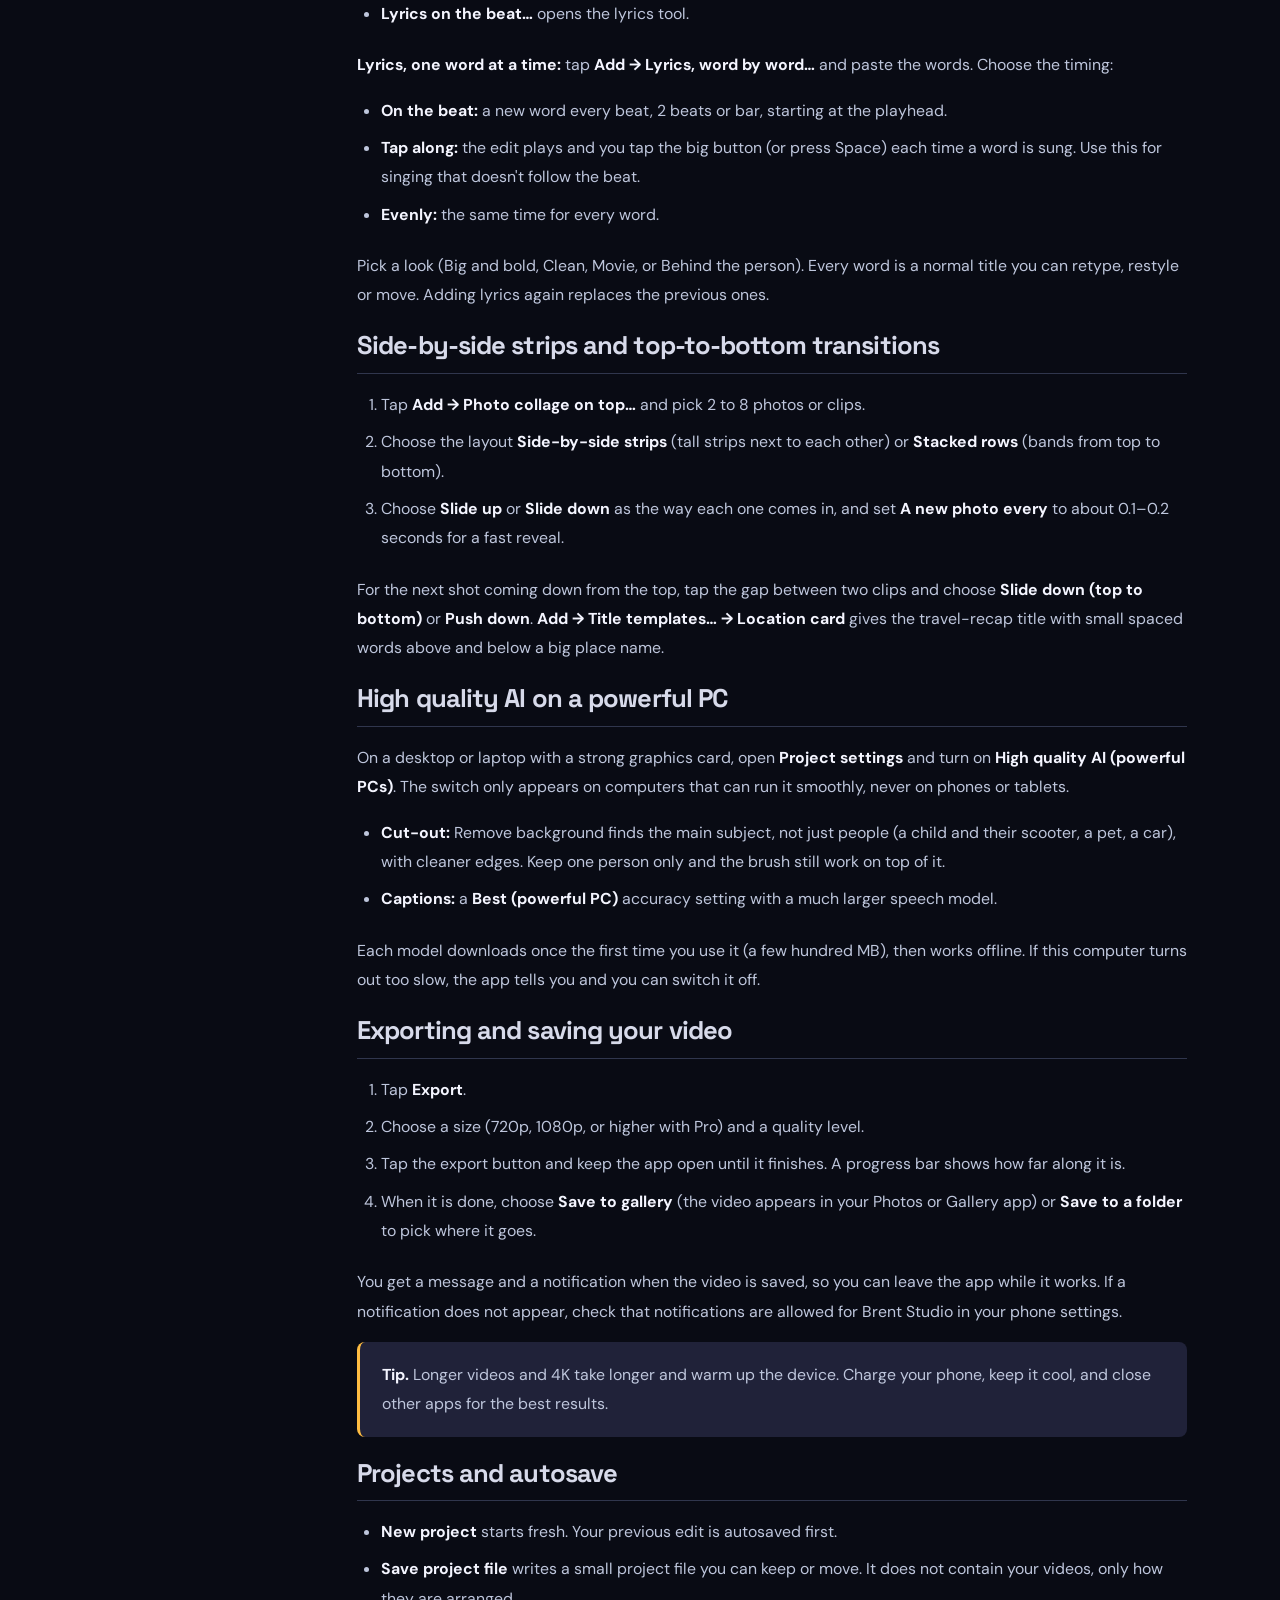
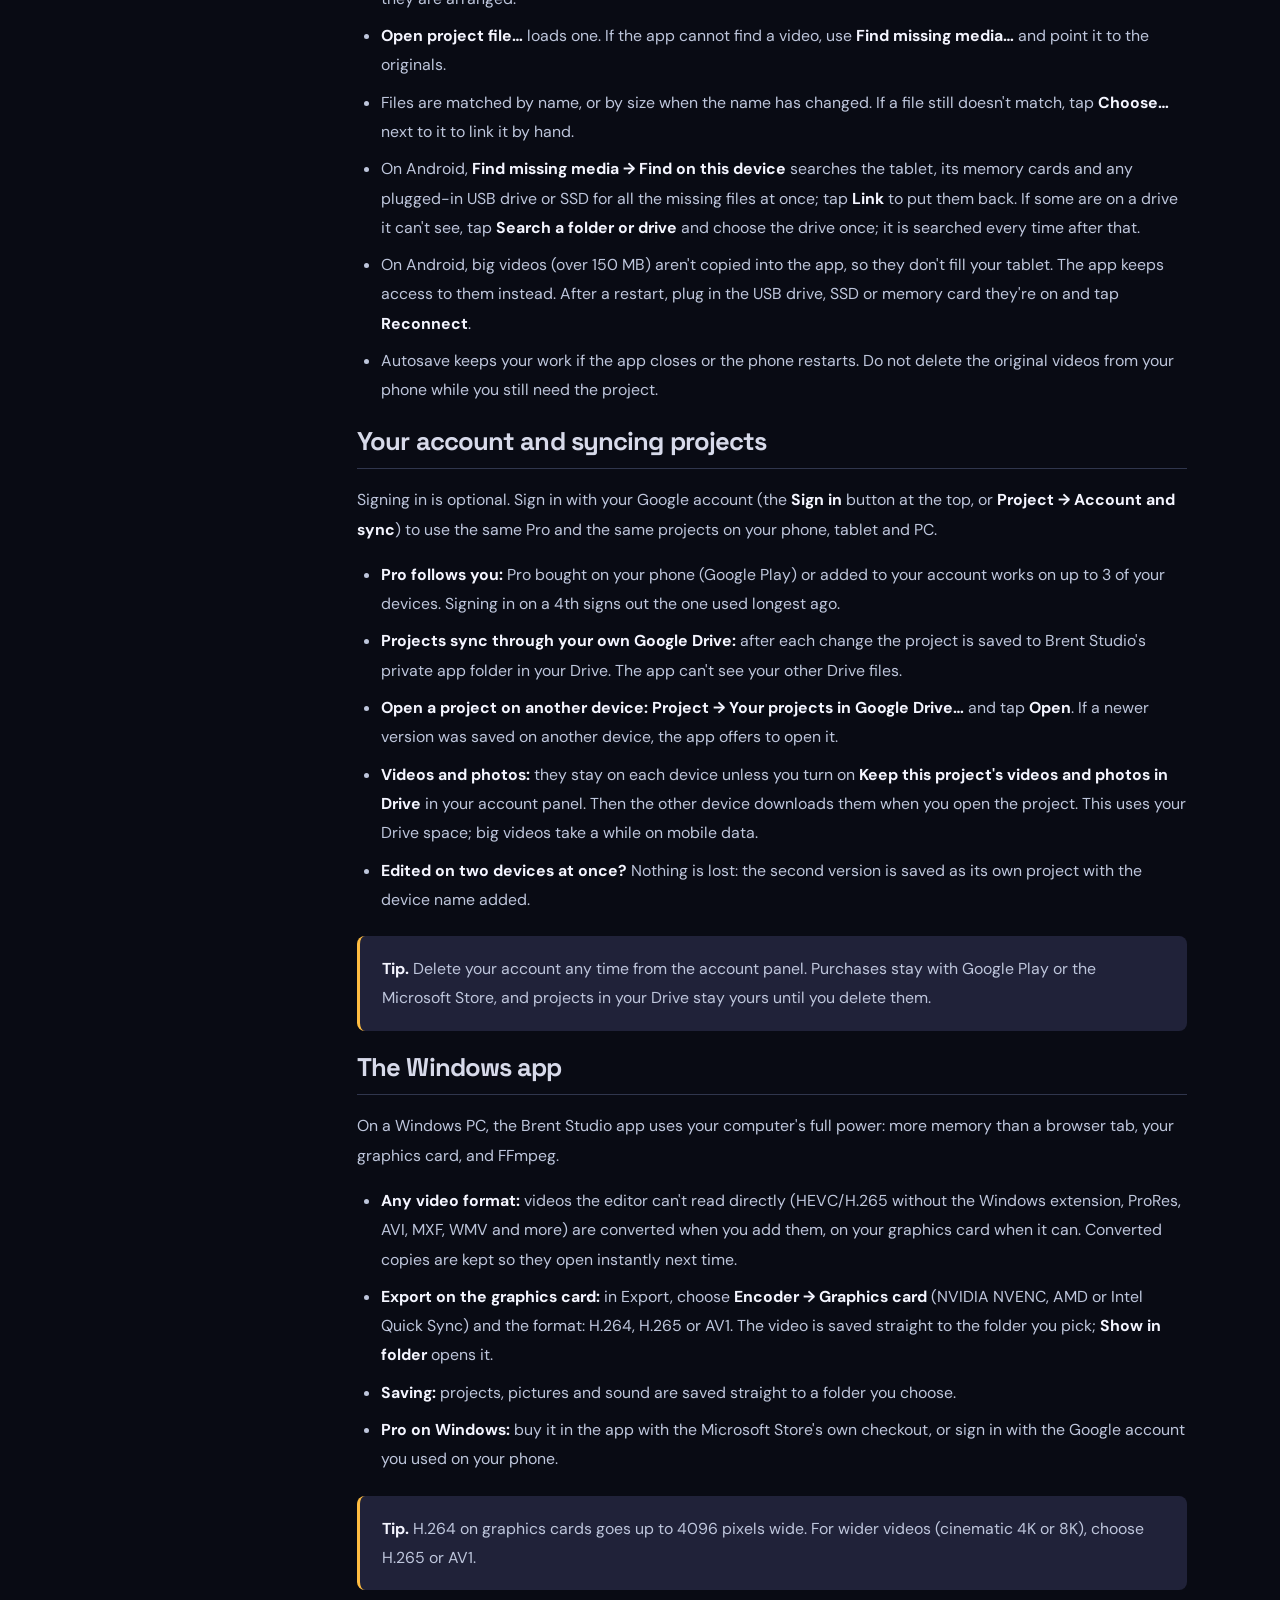
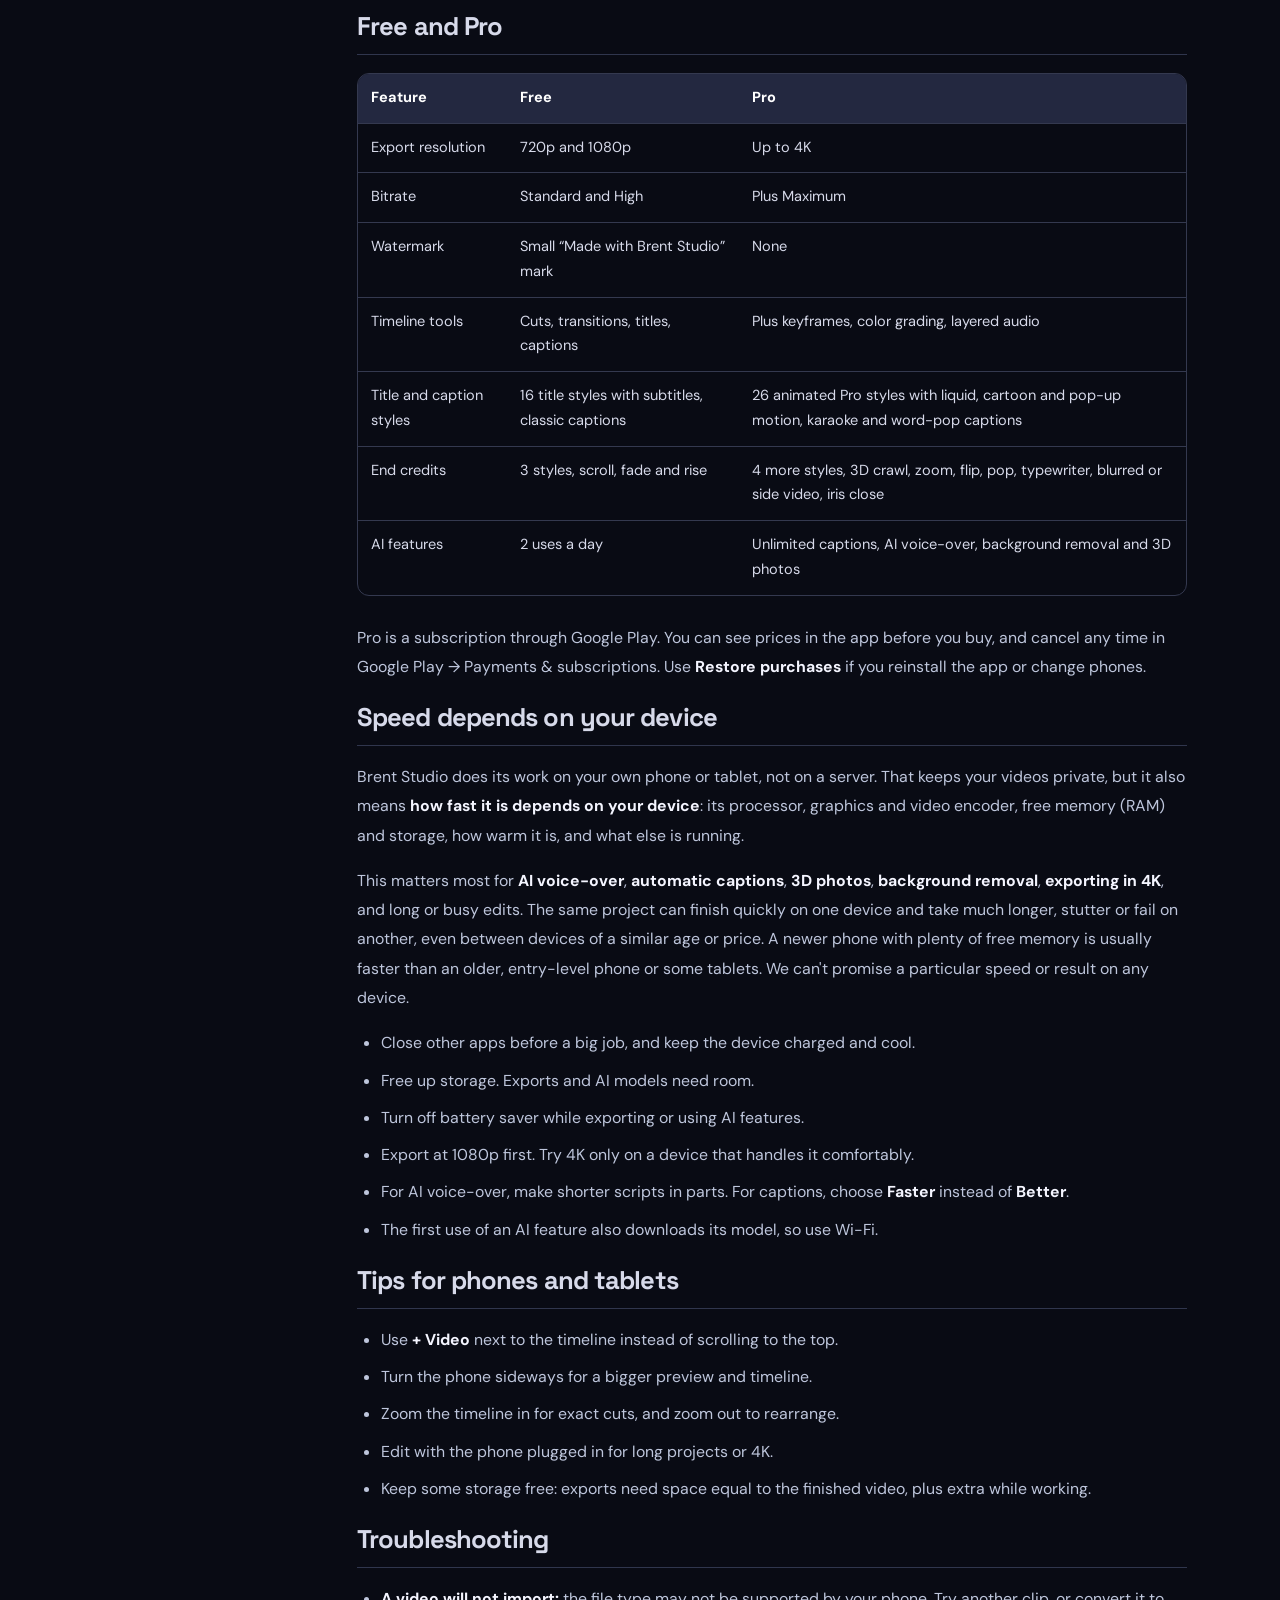
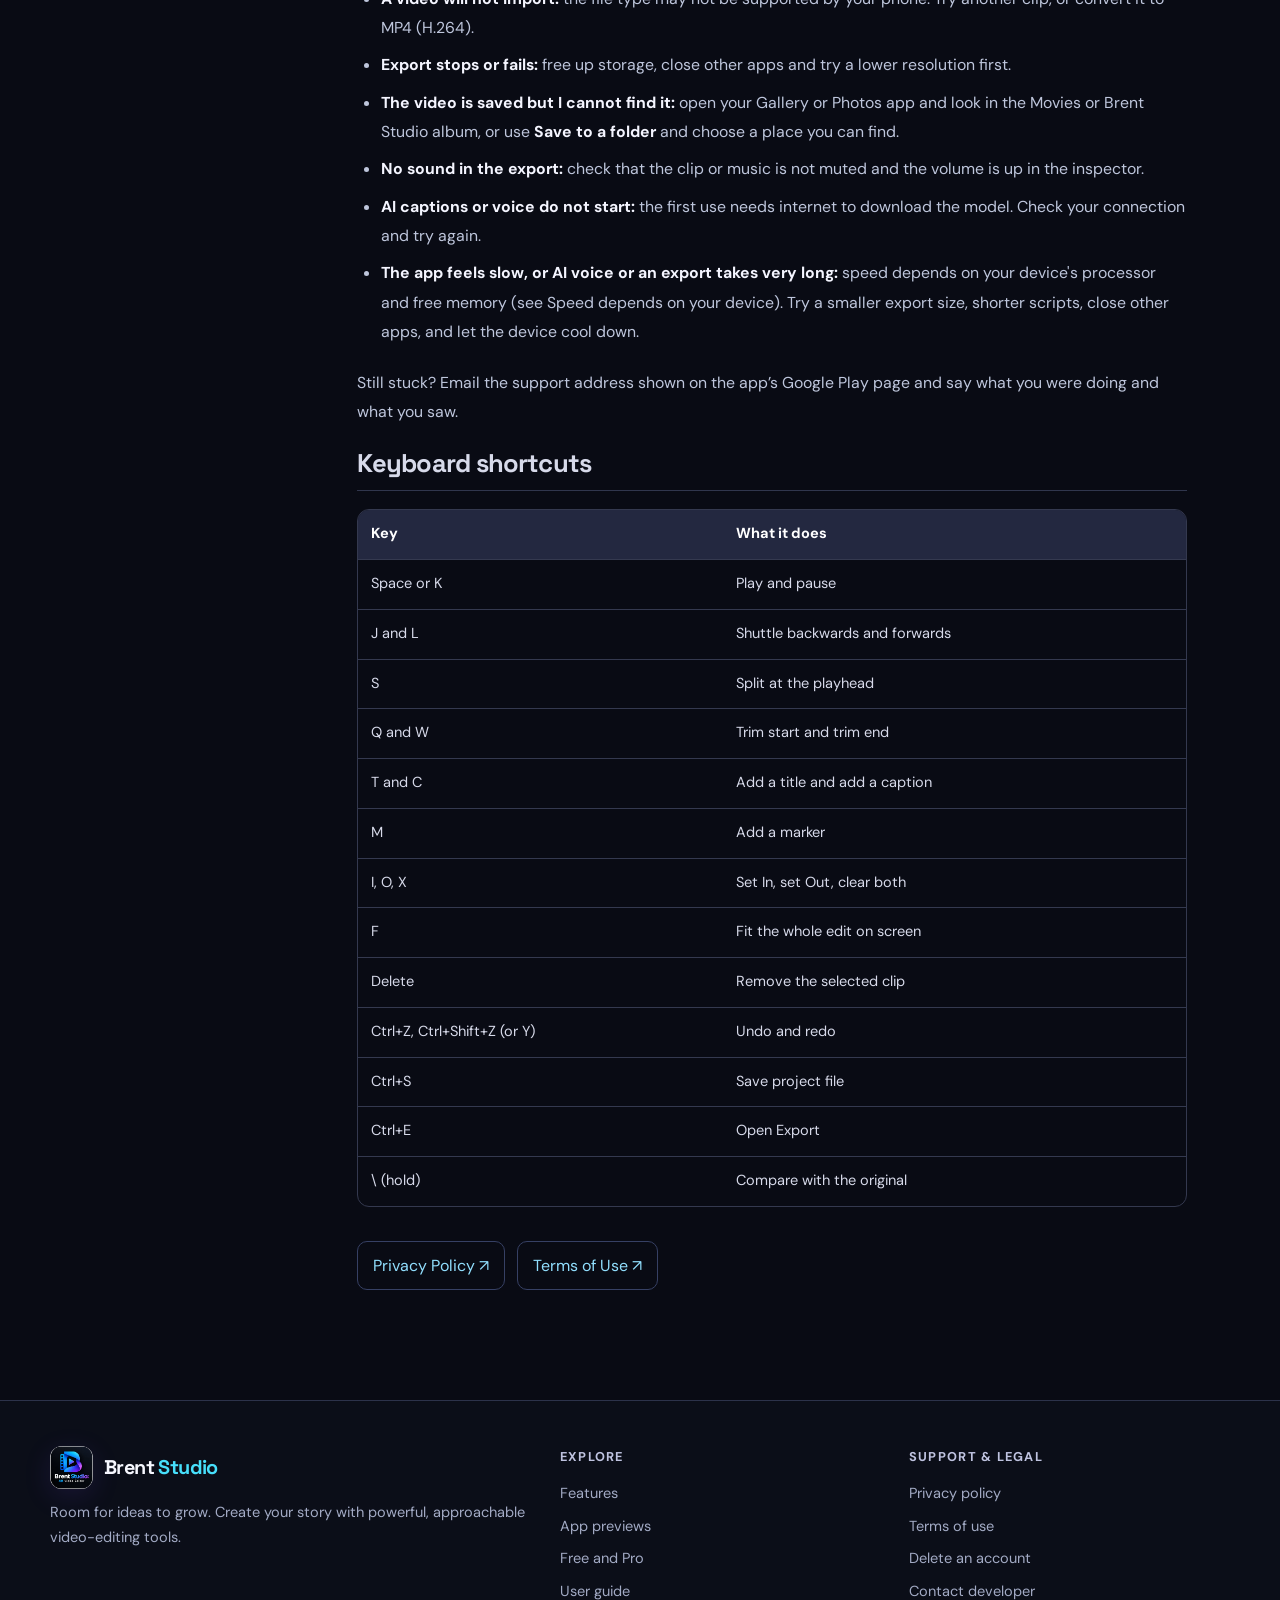
<file: guide.html>
<!doctype html><html lang="en"><head><meta charset="utf-8"><meta name="viewport" content="width=device-width,initial-scale=1"><meta name="theme-color" content="#090b14"><title>User Guide | Brent Studio</title><meta name="description" content="Learn Brent Studio video editing: timeline, clips, effects, AI tools, titles, captions, audio, exports, project sync and troubleshooting."><meta property="og:type" content="website"><meta property="og:title" content="User Guide | Brent Studio"><meta property="og:description" content="Learn Brent Studio video editing: timeline, clips, effects, AI tools, titles, captions, audio, exports, project sync and troubleshooting."><meta property="og:image" content="assets/brent-studio-banner.webp"><link rel="icon" href="assets/favicon.png"><link rel="stylesheet" href="assets/styles.css"></head><body><a class="skip-link" href="#content">Skip to content</a><header class="site-header"><div class="shell header-inner"><a class="brand" href="index.html" aria-label="Brent Studio home"><img class="brand-logo" src="assets/brent-studio-icon.webp" alt=""><span>Brent <span class="brand-em">Studio</span></span></a><nav class="nav-links" id="main-nav" aria-label="Main navigation"><a href="index.html">Home</a><a href="index.html#features">Features</a><a href="index.html#showcase">Screenshots</a><a href="guide.html" aria-current="page">User guide</a><a href="privacy.html">Privacy</a><a href="terms.html">Terms</a><a class="nav-cta" href="guide.html#start">Get started ↗</a></nav><button class="menu-toggle" aria-label="Toggle navigation" aria-controls="main-nav" aria-expanded="false" type="button"><span aria-hidden="true">☰</span></button></div></header><main id="content"><section class="doc-hero"><div class="shell"><div class="eyebrow">LEARN THE STUDIO</div><h1>Every tool. Every story.<br><span class="gradient-text">One creative guide.</span></h1><p>Everything you need to know about editing in Brent Studio, from your first video clip to your final export.</p></div></section><div class="shell doc-layout"><aside class="doc-side" aria-label="User guide contents"><strong>Find a topic</strong><label for="guide-filter" style="position:absolute;left:-9999px">Search topics</label><input class="doc-search" id="guide-filter" type="search" placeholder="Find a guide topic…" autocomplete="off"><div id="filter-status" class="no-results" role="status"></div><a href="#start" data-heading>Quick start</a><a href="#screen" data-heading>Getting around the screen</a><a href="#media" data-heading>Adding videos, photos and music</a><a href="#edit" data-heading>Editing on the timeline</a><a href="#speed" data-heading>Slow motion and fast forward</a><a href="#text" data-heading>Titles and captions</a><a href="#credits" data-heading>End credits</a><a href="#voice" data-heading>AI voice-over</a><a href="#music" data-heading>Music, sound and volume</a><a href="#look" data-heading>Color and looks</a><a href="#motion" data-heading>Transitions, photo motion and 3D photos</a><a href="#animbg" data-heading>Animated backgrounds</a><a href="#collage" data-heading>Photos on top of the video: frames and collage</a><a href="#mask" data-heading>Masks and blending (new sky, moon, double exposure)</a><a href="#layers" data-heading>Overlay layers: stack videos, photos and animated backgrounds</a><a href="#bg" data-heading>Remove background and text behind a person</a><a href="#behindobj" data-heading>Text behind mountains or buildings</a><a href="#lyrics" data-heading>Lyric videos and cutting to the beat</a><a href="#strips" data-heading>Side-by-side strips and top-to-bottom transitions</a><a href="#hq" data-heading>High quality AI on a powerful PC</a><a href="#export" data-heading>Exporting and saving your video</a><a href="#project" data-heading>Projects and autosave</a><a href="#account" data-heading>Your account and syncing projects</a><a href="#windows" data-heading>The Windows app</a><a href="#plans" data-heading>Free and Pro</a><a href="#perf" data-heading>Speed depends on your device</a><a href="#phone" data-heading>Tips for phones and tablets</a><a href="#help" data-heading>Troubleshooting</a><a href="#keys" data-heading>Keyboard shortcuts</a></aside><div class="doc-article"><div class="doc-summary"><p>A video editor that works on your device. Your videos, photos and projects are not uploaded anywhere. See also the <a href="privacy.html">Privacy Policy</a> and the <a href="terms.html">Terms of Use</a>.</p></div>



<section id="start"><h2>Quick start</h2><p>Brent Studio is a video editor that runs on your device. Your videos, photos and projects are not uploaded anywhere. Here is the fastest way to a finished video:</p><ol><li>Tap <b>Add</b> and choose <b>Videos, photos or music…</b> (or tap <b>Add media</b> on the empty screen). Pick your clips.</li><li>Your clips land on the timeline at the bottom, in the order you picked them. Press <b>Play</b> to watch.</li><li>Tap a clip to select it. Trim, split, slow down or style it (see the next sections).</li><li>Add a title, captions or music if you want them.</li><li>Tap <b>Export</b>, choose a size, and save the finished video to your gallery or a folder.</li></ol><p class="tip"><b>Tip.</b> Everything you do can be undone with <b>Undo</b> (Ctrl+Z on a keyboard). Your work is saved automatically while you edit, and you can also save a project file from <b>Project → Save project file</b>.</p></section><section id="screen"><h2>Getting around the screen</h2><p>The screen has four main areas.</p><ul><li><b>Top bar:</b> the <b>Project</b> menu, the project name, the <b>Add</b> menu and the <b>Export</b> button.</li><li><b>Preview:</b> shows your video. Use Play, or drag the playhead on the timeline to scrub.</li><li><b>Timeline:</b> your clips in order. The video track is on top; titles, captions and music tracks sit below it. Pinch or use the zoom control to see more or less time.</li><li><b>Inspector:</b> the panel for whatever is selected (a clip, a title, a music track). On a phone it opens below the preview. Sections open and close when you tap their headings.</li></ul><p>On a phone, scroll the timeline sideways to move through your edit. Tap a clip once to select it, tap empty space to deselect.</p><p><b>Video shape (for YouTube, Shorts and more):</b> the app picks the shape from your first clip, so a phone video starts out vertical. To change it at any time, tap the shape button next to the preview (it shows 9:16, 16:9 and so on) and pick a shape: <b>Widescreen 16:9</b> (YouTube), <b>Vertical 9:16</b> (Shorts, TikTok, Reels, Stories), <b>Square 1:1</b>, <b>Feed portrait 4:5</b> (Instagram, Facebook), <b>Tall portrait 3:4</b>, <b>Tall 2:3</b> (Pinterest), <b>Classic 4:3</b> or <b>Cinematic 21:9</b>. <b>Match my first clip</b> goes back to your clip's own shape. Switch on <b>Show the whole picture</b> if you don't want the edges cropped. The Export preset list has matching social sizes.</p></section><section id="media"><h2>Adding videos, photos and music</h2><p>There are several ways to add things, so use whichever is closest to your thumb.</p><ul><li><b>Add → Videos, photos or music…</b> adds media to the end of the video track.</li><li><b>+ Video</b> in the timeline toolbar, the <b>+</b> on the video track header, and the <b>Add video</b> box after the last clip all open the same picker, so you never have to scroll back to the top.</li><li><b>Add → Overlay or logo on top…</b> places a picture or clip above your video, for logos and picture-in-picture.</li><li>To crop an overlay any way you like, select it and tap <b>Crop on the preview</b> in the inspector. Drag any edge or corner on the preview, or drag inside the box to move it. The part you keep stays where it is. Tap <b>Done</b> when finished.</li><li>The <b>Image</b> button above the timeline puts a photo or logo on top of the video at the playhead. <b>Duplicate</b> copies the selected video, photo, title or sound right after it. <b>Copy</b> and <b>Paste</b> put it at the playhead instead (Ctrl+C, Ctrl+V and Ctrl+D also work on a keyboard).</li><li><b>Add → Music or sound…</b> adds an audio track.</li><li><b>Add → Record voice-over…</b> records your voice from the microphone while the video plays.</li><li><b>Add → Color background</b> and <b>Add → Animated background…</b> add a plain or moving background clip (see Animated backgrounds).</li></ul><p>Photos get a default length of a few seconds. You can change it in the inspector.</p></section><section id="edit"><h2>Editing on the timeline</h2><p>Select a clip, then use the tools in the timeline toolbar.</p><ul><li><b>Split:</b> cuts the selected clip at the playhead (key <b>S</b>).</li><li><b>Trim start / Trim end:</b> removes everything before or after the playhead (keys <b>Q</b> and <b>W</b>). You can also drag the edges of a clip.</li><li><b>Delete:</b> removes the selected clip (key <b>Delete</b>). The gap closes up automatically.</li><li><b>Reorder:</b> press and hold a clip, then drag it to a new place.</li><li><b>Markers:</b> drop a marker at the playhead with <b>M</b> to remember a spot.</li><li><b>In and Out:</b> set a range with <b>I</b> and <b>O</b>, and clear it with <b>X</b>. The range is used for exporting only that part and for some tools.</li></ul><p class="tip"><b>Tip.</b> Keyboard fans: <b>Space</b> or <b>K</b> plays and pauses, <b>J</b> and <b>L</b> shuttle backwards and forwards, <b>F</b> fits the whole edit on screen, and <b>\</b> (backslash) held down compares against the original.</p></section><section id="speed"><h2>Slow motion and fast forward</h2><p>Open the <b>Speed</b> menu in the timeline toolbar. It does slow motion and fast forward.</p><ul><li><b>Slow-mo moment at the playhead (2 s at 0.5×):</b> splits the clip around the playhead and plays a two-second piece at half speed. Great for a jump or a goal.</li><li><b>Fast-forward moment at the playhead (4 s at 4×):</b> plays four seconds around the playhead in one second. Great for a long walk, a drive or setting up.</li><li><b>Whole clip:</b> ultra slow (0.125×, eight times slower), super slow (0.25×), slow (0.5×), a little slower (0.75×), a little faster (1.5×), fast (2×), super fast (4×), or time-lapse (8×, 16×, 32× and 64×).</li><li><b>Back to normal speed:</b> returns the clip to 1×.</li><li><b>Any speed in between:</b> select the clip and use <b>Speed → Custom speed</b> in the panel (0.125× to 64×).</li></ul><p>Slowing a clip makes it longer; speeding it up makes it shorter, and the rest of the edit moves with it. If slow motion looks choppy, use a clip that was filmed at a higher frame rate (60 fps or more). Sound changes pitch at other speeds (at 8× and 16× it is mostly noise, and above 16× the clip's own sound is left out), so mute the clip under Sound or add music instead. At 32× and 64× the preview may update in small jumps on slower devices; the exported video is drawn frame by frame.</p></section><section id="text"><h2>Titles and captions</h2><ol><li>Move the playhead to where the text should appear and press <b>T</b> (or use the title button in the toolbar).</li><li>Type your text in the inspector. Choose a style, font, size, color and position.</li><li>Want a second line, like a name, role, date or tagline? Type it in the <b>Subtitle</b> box. The <b>Subtitle style</b> section sets its font, size, color, and whether it sits above or below the title.</li><li>Drag the ends of the title on its track to change how long it stays.</li></ol><p>Press <b>C</b> to add a caption in the same way. Captions are meant for spoken words and have their own looks.</p><p><b>Automatic captions</b> listen to your video and type the words for you. Open the <b>Tools</b> menu and choose <b>Automatic captions…</b>. The first time, the speech model downloads once (it needs internet, then works on the device). Always read the result and fix mistakes before you export.</p><p>You can also <b>Import captions (SRT/VTT)</b> you already have, or <b>Save captions as SRT</b> to use elsewhere.</p><p>Styles such as <b>Title + tagline</b>, <b>Chapter</b>, <b>Name &amp; role</b>, <b>Quote</b>, <b>Episode</b>, <b>Event</b>, <b>Vlog</b> and <b>Breaking news</b> come with a subtitle already filled in. Just type over it, or clear the box to hide it.</p><p><b>Pro motion graphics:</b> <b>Liquid blob</b>, <b>Liquid drip</b> and <b>Liquid fill</b> pour and drain the text, <b>Cartoon card</b> and <b>Cartoon burst</b> spring in on a bouncy card, and <b>Pop-up book</b>, <b>Paper cutout</b> and <b>Stop-motion</b> build the title from paper pieces. You can also pick these entrances and exits under <b>Animation → Comes in / Goes out</b>.</p><p class="tip"><b>Tip.</b> Pro title and caption styles are free to try in the preview. Exporting them needs Pro.</p></section><section id="credits"><h2>End credits</h2><ol><li>Choose <b>Add → End credits…</b>. The credits go after your last clip.</li><li>Type a <b>Heading</b> (for example Thanks for watching), your <b>Names</b>, and a <b>Closing line</b>.</li><li>Write one credit per line as <b>Role: Name</b>. A line that ends with a colon, like <b>Cast:</b>, becomes a section heading. An empty line starts a new page.</li><li>Pick a <b>Credits style</b>, then choose how the names move and how the video gives way to them.</li></ol><div class="tbl"><table><thead><tr><th></th><th>Free</th><th>Pro</th></tr></thead><tbody><tr><td>Styles</td><td>Classic, Simple, Elegant</td><td>Cinematic gold, Neon, Bold modern, Cartoon</td></tr><tr><td>How the names move</td><td>Scroll up, fade pages, rise pages</td><td>3D crawl, zoom pages, flip cards, pop line by line, typewriter</td></tr><tr><td>Background</td><td>Black, darken video, over video</td><td>Blur video, video aside (the video shrinks to one side)</td></tr><tr><td>Ending</td><td>Fade to black, cut</td><td>Iris close</td></tr></tbody></table></div><p>Use <b>Over the end of the video</b> to roll the credits over your last shot, or <b>After the video</b> to put them on their own at the end. <b>Fit length to the names</b> sets a comfortable speed.</p></section><section id="voice"><h2>AI voice-over</h2><p>Turn written text into a spoken voice, on your device. Open <b>Add → AI voice-over from text…</b>.</p><ol><li>Type or paste your script. Long scripts are fine.</li><li>Choose a voice and a speed.</li><li>Tap the preview button to <b>listen first</b>. Try other voices until you like one, before anything is added to your video.</li><li>Set where it should begin with <b>Starts at</b>. Use the ±1 s nudge buttons or <b>Start of video</b>. By default it begins at the playhead.</li><li>Tap <b>Add</b> to put the voice on a music track. It is a normal audio clip, so you can drag it to a new place, trim it or change its volume.</li></ol><p>The voice model downloads the first time you use it. AI voices are synthetic: when you share a video that uses one, say that the voice is AI-generated. The rules that come with the voice model are listed in the AI voice dialog and in the Terms of use.</p></section><section id="music"><h2>Music, sound and volume</h2><ul><li>Select a music track to set its volume, fade in and fade out in the inspector.</li><li><b>Starts at</b> sets exactly where the track begins. Use the ±1 s buttons to nudge it, or <b>Start of video</b> to snap it to the beginning.</li><li>Drag a track left or right on its row to move it.</li><li><b>Remove silences…</b> in the Tools menu cuts the quiet gaps from a clip.</li><li>Layered audio (two audio clips playing at the same time) is a Pro feature.</li></ul><p>Only use music you have the right to use. Platforms can mute or remove videos that use music you do not own.</p></section><section id="look"><h2>Color and looks</h2><p>Select a clip and open the color and look sections of the inspector. You can adjust brightness, contrast and color, or pick a ready-made look. Compare with the original at any time by holding <b>\</b>. Color grading, looks and LUTs are Pro features.</p><p><b>Brand kit…</b> in the Project menu stores your logo, colors and fonts so intros, outros and titles match every time. <b>Brand intro at start</b> and <b>Brand outro at end</b> in the Add menu use them.</p></section><section id="motion"><h2>Transitions, photo motion and 3D photos</h2><p>A transition is the change between two clips. Select the later clip and choose a transition in the inspector, then set its length. Besides the classics there are <b>Flash</b>, <b>Spin</b>, <b>Whip</b> and <b>Glitch</b>.</p><p>Photos can move so they feel alive. Select a photo and pick a motion: zoom in or out, pan left, right, up or down, <b>Drift</b>, or <b>3D</b>.</p><p><b>3D</b> gives the photo real depth, like a gentle camera move through the scene. The app works out what is near and far on your device. The first time it downloads a small model; if that is not possible it still makes a simple depth effect. 3D uses one of your daily AI uses on the free plan.</p><p><b>Hand-swipe transition:</b> film shot 1 and end it by swiping your hand toward the lens. Start shot 2 with your hand covering the lens and pull it away. Put both clips next to each other, cut each one where the hand covers the lens, then tap the gap between them and choose <b>Hand swipe</b> or <b>Shake</b>. <b>Speed</b> on each clip (for example 1.5× near the swipe) makes it snappier.</p></section><section id="animbg"><h2>Animated backgrounds</h2><p>Moving backgrounds for titles, intros, quotes and text posts. They need no photos and no downloads.</p><ol><li>Choose <b>Add → Animated background…</b>.</li><li>Pick a style (for example Flow, Aurora, Bokeh, Stars, Waves, Grid, Confetti, Snow, Rays, Plasma, Embers or Shapes). The previews are moving.</li><li>Choose a color palette and a speed, then tap <b>Add</b>.</li><li>Select the clip at any time to change the style, colors, speed or length.</li></ol><p>Put a title on a track above it to make an instant intro. Some styles are Pro; the picker marks them.</p></section><section id="collage"><h2>Photos on top of the video: frames and collage</h2><p>Put photos (or short clips) on top of your video like printed photos, the way travel edits do.</p><ol><li>Move the playhead to where the photos should start.</li><li>Choose <b>Add → Photo collage on top…</b> and tap <b>Pick photos…</b>.</li><li>Choose a <b>Layout</b>: Cascade (photos land in different spots and overlap), Grid 2×2 (split screen), Row of 3, Scrapbook (tilted prints) or One by one.</li><li>Choose a <b>Frame</b>: Border, Rounded, Shadow card, Instant photo (with a handwritten caption), Film strip or Taped photo.</li><li>Choose how each one comes in and how often a new photo appears, then tap <b>Add on top of the video</b>.</li></ol><p>Each photo is a normal overlay. Select it to change its frame, frame color, position, size or motion under <b>Photo frame &amp; motion</b>. Basic motion (fade, pop, slide, zoom) is free; whip, drop and bounce, spin, flip and swing are Pro.</p><p><b>Title templates</b> (Add → Title templates…) place a few titles that arrive one after another, like “And with that, the 2026 season comes to an end”. Each part is a normal title you can edit, and <b>Placement → Move left / right / up / down</b> moves any title anywhere.</p></section><section id="mask"><h2>Masks and blending (new sky, moon, double exposure)</h2><p>Select an overlay and open <b>Mask &amp; blend</b>.</p><ul><li><b>Sky replace:</b> put a sky or planet picture on the overlay track and tap <b>Sky replace: show above a line</b>. Move the line to your horizon with <b>Position up / down</b> and <b>Angle</b>, and soften it with <b>Soft edge</b>.</li><li><b>Mask shapes:</b> Split line, Band, Circle and Rectangle. <b>Invert</b> shows the other side.</li><li><b>Hide black background:</b> for a moon, planet, fire or light leak on black. It uses the Screen blend.</li><li><b>Hide white background:</b> for drawings or logos on white. It uses the Multiply blend.</li><li><b>Blend modes:</b> Screen, Multiply, Overlay, Soft light, Hard light, Lighten, Darken, Add, Color dodge, Color burn and Difference.</li></ul><p class="tip"><b>Tip.</b> Finish the look with a color look on the main clip so the new sky and the video match.</p></section><section id="layers"><h2>Overlay layers: stack videos, photos and animated backgrounds</h2><p>The overlay track has numbered layers: 3 shown on a computer (up to 5), 2 on a phone (up to 4). Higher layers are drawn on top. Something added where a layer is already busy goes to the next free layer automatically.</p><ol><li>Tap <b>Add → Animated background…</b>, choose <b>Its own layer (under overlays)</b> and <b>Add at the playhead</b>. It goes on layer 1.</li><li>Add your video on top: tap the <b>+</b> on the <b>Overlay</b> row of the timeline (or the stacked-layers button next to a clip in your media), then pick it. It goes on layer 2, above the background. (Dragging from the media list only works with a mouse; on a tablet or phone use the + button.)</li><li>Select it and set <b>Effects → Background behind people → Remove</b>. The person now stands on the animated background.</li></ol><p>Change an overlay's layer by dragging it up or down on the timeline, or with <b>Overlay layer</b> in its Timing panel. A clip already on the main video can go onto a layer with <b>Move to an overlay layer</b>.</p></section><section id="bg"><h2>Remove background and text behind a person</h2><p>The app finds the people in a video or photo on your device. Nothing is uploaded. These are AI features: a few free uses a day, unlimited with Pro.</p><p><b>Remove the background:</b> select the clip, open <b>Effects</b> and set <b>Background behind people</b> to <b>Remove</b> (or <b>Blur</b> to keep the place but soften it).</p><ol><li>To put a person on a new background, add the new background (video, photo or <b>Add → Color background</b>) to the main video track.</li><li>Add the clip with the person as an overlay (<b>Add → Overlay or logo on top…</b>) and stretch it to the same length.</li><li>Select the overlay and set <b>Background behind people</b> to <b>Remove</b>. Move and size it under <b>Position</b>.</li></ol><ul><li><b>Keep one person only:</b> tap it, then tap the person you want. The app follows that person as they move, and drops other people in the shot.</li><li><b>Fix with brush:</b> paint with <b>Keep</b> over things the AI misses (a scooter, a bag, a pet) and with <b>Remove</b> over things it kept by mistake. Red shows what stays. Tap <b>Done</b> when finished. Brush strokes stay where you paint them, so they suit steady shots.</li><li>A shot with no person in it keeps its background, so you never get a black screen.</li></ul><p><b>Text behind a person:</b></p><ol><li>Film yourself standing still for a moment with a plain wall behind you, and add the clip to the main video track.</li><li>Tap <b>Add → Title templates… → Text behind person</b>, or add a normal title.</li><li>Type your words, make them big, and put them at head or chest height with <b>Placement → Move up / down</b>.</li><li>In <b>Placement</b>, turn on <b>Put the text behind the person</b>. The person is drawn in front of the letters.</li></ol><p class="tip"><b>Tip.</b> Works best with one person, a clear background and even light. Give the app a moment the first time while it finds the person. For a glitchy look like popular edits, pick the <b>Glitch</b> entrance and add a <b>Glitch</b> transition.</p></section><section id="behindobj"><h2>Text behind mountains or buildings</h2><ol><li>Use a steady shot (on a tripod, or with the phone held still) with sky above the mountains, trees or buildings.</li><li>Tap <b>Add → Title templates… → Text behind mountains</b>. The app finds where the sky ends.</li><li>Select the title. Under <b>Placement</b>, tap <b>Edit the area</b> to fix spots: drag to paint what should be in front of the text, switch to <b>Erase</b> to take parts away, then tap <b>Done</b>.</li><li>Choose the <b>Rise from behind</b> entrance so the words come up from behind the mountains. <b>Soft edge</b> blends the outline.</li></ol><p>Any title can do this: turn on <b>Put the text behind something</b> in Placement and choose <b>An area I choose</b>. It's free and doesn't use the AI allowance.</p></section><section id="lyrics"><h2>Lyric videos and cutting to the beat</h2><p>Add your song first (<b>Add → Music or sound…</b>). Select it and open <b>Beat</b>:</p><ul><li><b>Mark the beats</b> puts a marker on every beat (or every 2 beats, or every bar) so clip edges snap to them.</li><li><b>Cut clips to the beat</b> trims every video clip so each cut lands on a beat. Put your clips on the video track first.</li><li><b>Lyrics on the beat…</b> opens the lyrics tool.</li></ul><p><b>Lyrics, one word at a time:</b> tap <b>Add → Lyrics, word by word…</b> and paste the words. Choose the timing:</p><ul><li><b>On the beat:</b> a new word every beat, 2 beats or bar, starting at the playhead.</li><li><b>Tap along:</b> the edit plays and you tap the big button (or press Space) each time a word is sung. Use this for singing that doesn't follow the beat.</li><li><b>Evenly:</b> the same time for every word.</li></ul><p>Pick a look (Big and bold, Clean, Movie, or Behind the person). Every word is a normal title you can retype, restyle or move. Adding lyrics again replaces the previous ones.</p></section><section id="strips"><h2>Side-by-side strips and top-to-bottom transitions</h2><ol><li>Tap <b>Add → Photo collage on top…</b> and pick 2 to 8 photos or clips.</li><li>Choose the layout <b>Side-by-side strips</b> (tall strips next to each other) or <b>Stacked rows</b> (bands from top to bottom).</li><li>Choose <b>Slide up</b> or <b>Slide down</b> as the way each one comes in, and set <b>A new photo every</b> to about 0.1–0.2 seconds for a fast reveal.</li></ol><p>For the next shot coming down from the top, tap the gap between two clips and choose <b>Slide down (top to bottom)</b> or <b>Push down</b>. <b>Add → Title templates… → Location card</b> gives the travel-recap title with small spaced words above and below a big place name.</p></section><section id="hq"><h2>High quality AI on a powerful PC</h2><p>On a desktop or laptop with a strong graphics card, open <b>Project settings</b> and turn on <b>High quality AI (powerful PCs)</b>. The switch only appears on computers that can run it smoothly, never on phones or tablets.</p><ul><li><b>Cut-out:</b> Remove background finds the main subject, not just people (a child and their scooter, a pet, a car), with cleaner edges. Keep one person only and the brush still work on top of it.</li><li><b>Captions:</b> a <b>Best (powerful PC)</b> accuracy setting with a much larger speech model.</li></ul><p>Each model downloads once the first time you use it (a few hundred MB), then works offline. If this computer turns out too slow, the app tells you and you can switch it off.</p></section><section id="export"><h2>Exporting and saving your video</h2><ol><li>Tap <b>Export</b>.</li><li>Choose a size (720p, 1080p, or higher with Pro) and a quality level.</li><li>Tap the export button and keep the app open until it finishes. A progress bar shows how far along it is.</li><li>When it is done, choose <b>Save to gallery</b> (the video appears in your Photos or Gallery app) or <b>Save to a folder</b> to pick where it goes.</li></ol><p>You get a message and a notification when the video is saved, so you can leave the app while it works. If a notification does not appear, check that notifications are allowed for Brent Studio in your phone settings.</p><p class="tip"><b>Tip.</b> Longer videos and 4K take longer and warm up the device. Charge your phone, keep it cool, and close other apps for the best results.</p></section><section id="project"><h2>Projects and autosave</h2><ul><li><b>New project</b> starts fresh. Your previous edit is autosaved first.</li><li><b>Save project file</b> writes a small project file you can keep or move. It does not contain your videos, only how they are arranged.</li><li><b>Open project file…</b> loads one. If the app cannot find a video, use <b>Find missing media…</b> and point it to the originals.</li><li>Files are matched by name, or by size when the name has changed. If a file still doesn't match, tap <b>Choose…</b> next to it to link it by hand.</li><li>On Android, <b>Find missing media → Find on this device</b> searches the tablet, its memory cards and any plugged-in USB drive or SSD for all the missing files at once; tap <b>Link</b> to put them back. If some are on a drive it can't see, tap <b>Search a folder or drive</b> and choose the drive once; it is searched every time after that.</li><li>On Android, big videos (over 150 MB) aren't copied into the app, so they don't fill your tablet. The app keeps access to them instead. After a restart, plug in the USB drive, SSD or memory card they're on and tap <b>Reconnect</b>.</li><li>Autosave keeps your work if the app closes or the phone restarts. Do not delete the original videos from your phone while you still need the project.</li></ul></section><section id="account"><h2>Your account and syncing projects</h2><p>Signing in is optional. Sign in with your Google account (the <b>Sign in</b> button at the top, or <b>Project → Account and sync</b>) to use the same Pro and the same projects on your phone, tablet and PC.</p><ul><li><b>Pro follows you:</b> Pro bought on your phone (Google Play) or added to your account works on up to 3 of your devices. Signing in on a 4th signs out the one used longest ago.</li><li><b>Projects sync through your own Google Drive:</b> after each change the project is saved to Brent Studio's private app folder in your Drive. The app can't see your other Drive files.</li><li><b>Open a project on another device:</b> <b>Project → Your projects in Google Drive…</b> and tap <b>Open</b>. If a newer version was saved on another device, the app offers to open it.</li><li><b>Videos and photos:</b> they stay on each device unless you turn on <b>Keep this project's videos and photos in Drive</b> in your account panel. Then the other device downloads them when you open the project. This uses your Drive space; big videos take a while on mobile data.</li><li><b>Edited on two devices at once?</b> Nothing is lost: the second version is saved as its own project with the device name added.</li></ul><p class="tip"><b>Tip.</b> Delete your account any time from the account panel. Purchases stay with Google Play or the Microsoft Store, and projects in your Drive stay yours until you delete them.</p></section><section id="windows"><h2>The Windows app</h2><p>On a Windows PC, the Brent Studio app uses your computer's full power: more memory than a browser tab, your graphics card, and FFmpeg.</p><ul><li><b>Any video format:</b> videos the editor can't read directly (HEVC/H.265 without the Windows extension, ProRes, AVI, MXF, WMV and more) are converted when you add them, on your graphics card when it can. Converted copies are kept so they open instantly next time.</li><li><b>Export on the graphics card:</b> in Export, choose <b>Encoder → Graphics card</b> (NVIDIA NVENC, AMD or Intel Quick Sync) and the format: H.264, H.265 or AV1. The video is saved straight to the folder you pick; <b>Show in folder</b> opens it.</li><li><b>Saving:</b> projects, pictures and sound are saved straight to a folder you choose.</li><li><b>Pro on Windows:</b> buy it in the app with the Microsoft Store's own checkout, or sign in with the Google account you used on your phone.</li></ul><p class="tip"><b>Tip.</b> H.264 on graphics cards goes up to 4096 pixels wide. For wider videos (cinematic 4K or 8K), choose H.265 or AV1.</p></section><section id="plans"><h2>Free and Pro</h2><div class="tbl"><table><thead><tr><th>Feature</th><th>Free</th><th>Pro</th></tr></thead><tbody><tr><td>Export resolution</td><td>720p and 1080p</td><td>Up to 4K</td></tr><tr><td>Bitrate</td><td>Standard and High</td><td>Plus Maximum</td></tr><tr><td>Watermark</td><td>Small “Made with Brent Studio” mark</td><td>None</td></tr><tr><td>Timeline tools</td><td>Cuts, transitions, titles, captions</td><td>Plus keyframes, color grading, layered audio</td></tr><tr><td>Title and caption styles</td><td>16 title styles with subtitles, classic captions</td><td>26 animated Pro styles with liquid, cartoon and pop-up motion, karaoke and word-pop captions</td></tr><tr><td>End credits</td><td>3 styles, scroll, fade and rise</td><td>4 more styles, 3D crawl, zoom, flip, pop, typewriter, blurred or side video, iris close</td></tr><tr><td>AI features</td><td>2 uses a day</td><td>Unlimited captions, AI voice-over, background removal and 3D photos</td></tr></tbody></table></div><p>Pro is a subscription through Google Play. You can see prices in the app before you buy, and cancel any time in Google Play → Payments &amp; subscriptions. Use <b>Restore purchases</b> if you reinstall the app or change phones.</p></section><section id="perf"><h2>Speed depends on your device</h2><p>Brent Studio does its work on your own phone or tablet, not on a server. That keeps your videos private, but it also means <b>how fast it is depends on your device</b>: its processor, graphics and video encoder, free memory (RAM) and storage, how warm it is, and what else is running.</p><p>This matters most for <b>AI voice-over</b>, <b>automatic captions</b>, <b>3D photos</b>, <b>background removal</b>, <b>exporting in 4K</b>, and long or busy edits. The same project can finish quickly on one device and take much longer, stutter or fail on another, even between devices of a similar age or price. A newer phone with plenty of free memory is usually faster than an older, entry-level phone or some tablets. We can't promise a particular speed or result on any device.</p><ul><li>Close other apps before a big job, and keep the device charged and cool.</li><li>Free up storage. Exports and AI models need room.</li><li>Turn off battery saver while exporting or using AI features.</li><li>Export at 1080p first. Try 4K only on a device that handles it comfortably.</li><li>For AI voice-over, make shorter scripts in parts. For captions, choose <b>Faster</b> instead of <b>Better</b>.</li><li>The first use of an AI feature also downloads its model, so use Wi-Fi.</li></ul></section><section id="phone"><h2>Tips for phones and tablets</h2><ul><li>Use <b>+ Video</b> next to the timeline instead of scrolling to the top.</li><li>Turn the phone sideways for a bigger preview and timeline.</li><li>Zoom the timeline in for exact cuts, and zoom out to rearrange.</li><li>Edit with the phone plugged in for long projects or 4K.</li><li>Keep some storage free: exports need space equal to the finished video, plus extra while working.</li></ul></section><section id="help"><h2>Troubleshooting</h2><ul><li><b>A video will not import:</b> the file type may not be supported by your phone. Try another clip, or convert it to MP4 (H.264).</li><li><b>Export stops or fails:</b> free up storage, close other apps and try a lower resolution first.</li><li><b>The video is saved but I cannot find it:</b> open your Gallery or Photos app and look in the Movies or Brent Studio album, or use <b>Save to a folder</b> and choose a place you can find.</li><li><b>No sound in the export:</b> check that the clip or music is not muted and the volume is up in the inspector.</li><li><b>AI captions or voice do not start:</b> the first use needs internet to download the model. Check your connection and try again.</li><li><b>The app feels slow, or AI voice or an export takes very long:</b> speed depends on your device's processor and free memory (see Speed depends on your device). Try a smaller export size, shorter scripts, close other apps, and let the device cool down.</li></ul><p>Still stuck? Email the support address shown on the app’s Google Play page and say what you were doing and what you saw.</p></section><section id="keys"><h2>Keyboard shortcuts</h2><div class="tbl"><table><thead><tr><th>Key</th><th>What it does</th></tr></thead><tbody><tr><td>Space or K</td><td>Play and pause</td></tr><tr><td>J and L</td><td>Shuttle backwards and forwards</td></tr><tr><td>S</td><td>Split at the playhead</td></tr><tr><td>Q and W</td><td>Trim start and trim end</td></tr><tr><td>T and C</td><td>Add a title and add a caption</td></tr><tr><td>M</td><td>Add a marker</td></tr><tr><td>I, O, X</td><td>Set In, set Out, clear both</td></tr><tr><td>F</td><td>Fit the whole edit on screen</td></tr><tr><td>Delete</td><td>Remove the selected clip</td></tr><tr><td>Ctrl+Z, Ctrl+Shift+Z (or Y)</td><td>Undo and redo</td></tr><tr><td>Ctrl+S</td><td>Save project file</td></tr><tr><td>Ctrl+E</td><td>Open Export</td></tr><tr><td>\ (hold)</td><td>Compare with the original</td></tr></tbody></table></div></section>
<div class="legal-links"><a href="privacy.html">Privacy Policy ↗</a><a href="terms.html">Terms of Use ↗</a></div></div></div></main><footer class="footer"><div class="shell footer-content"><div><a class="brand" href="index.html"><img class="brand-logo" src="assets/brent-studio-icon.webp" alt=""><span>Brent <span class="brand-em">Studio</span></span></a><p>Room for ideas to grow. Create your story with powerful, approachable video-editing tools.</p></div><div class="footer-links"><strong>Explore</strong><a href="index.html#features">Features</a><a href="index.html#showcase">App previews</a><a href="index.html#plans">Free and Pro</a><a href="guide.html">User guide</a></div><div class="footer-links"><strong>Support &amp; legal</strong><a href="privacy.html">Privacy policy</a><a href="terms.html">Terms of use</a><a href="privacy.html#delete">Delete an account</a><a href="mailto:bretmdumaraos@gmail.com">Contact developer</a></div></div><div class="shell footer-bottom"><span>© 2026 Brent Studio · Created by Bret Michael Dumaraos</span><span>Made for creative storytellers · <a href="mailto:bretmdumaraos@gmail.com">Support</a></span></div></footer><script src="assets/site.js" defer></script></body></html>
</file>
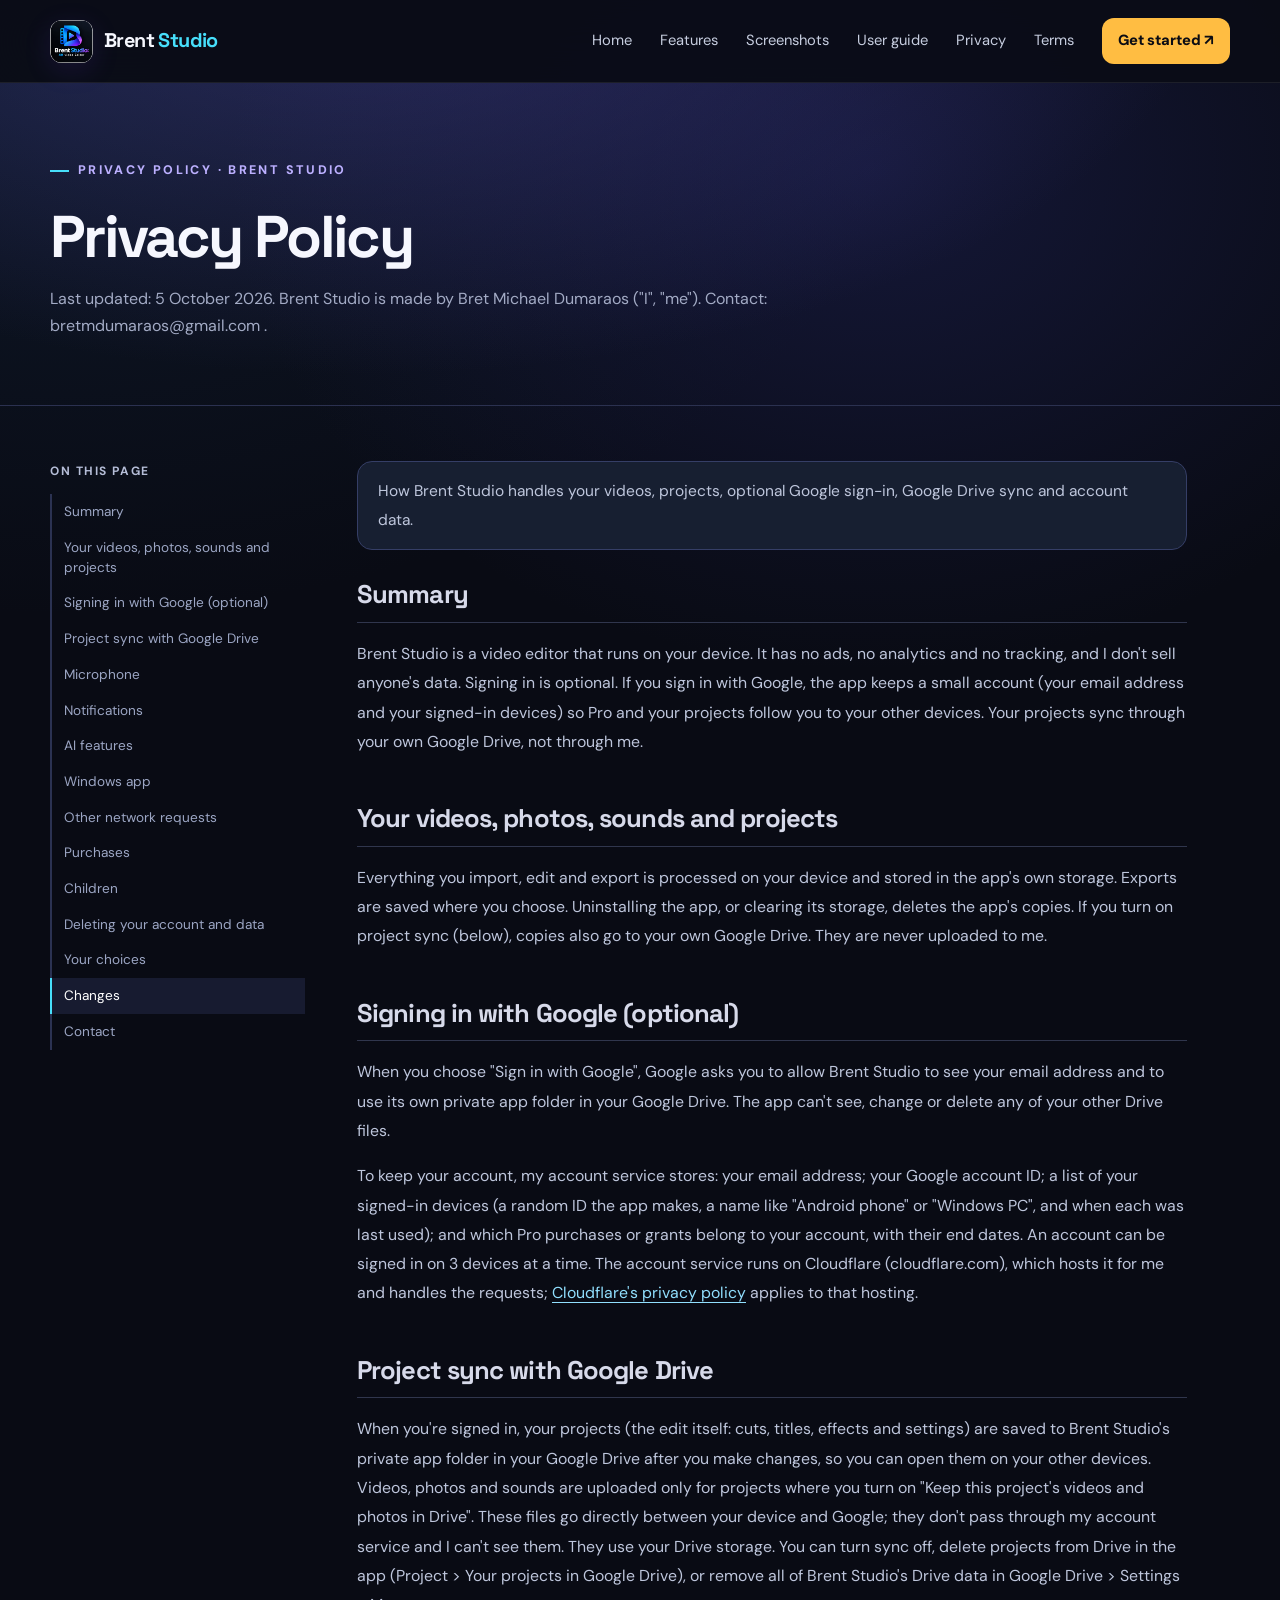
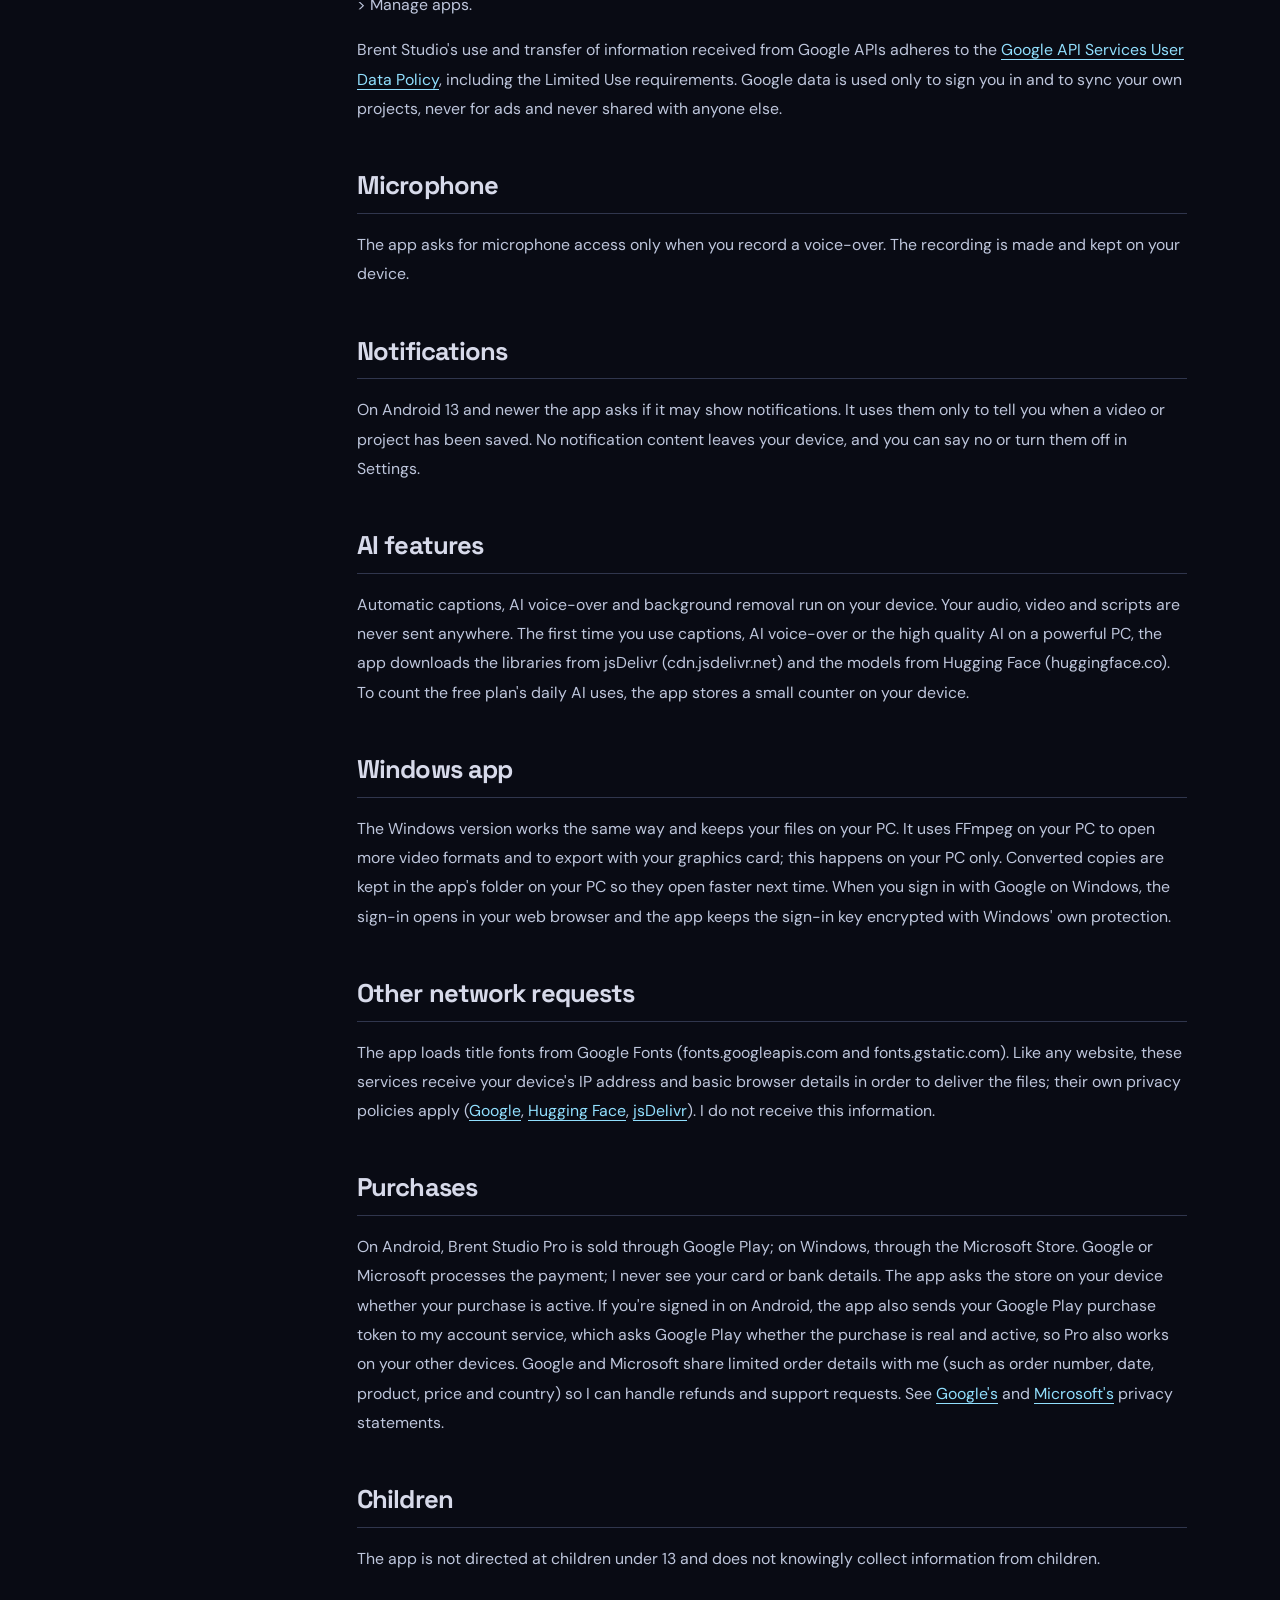
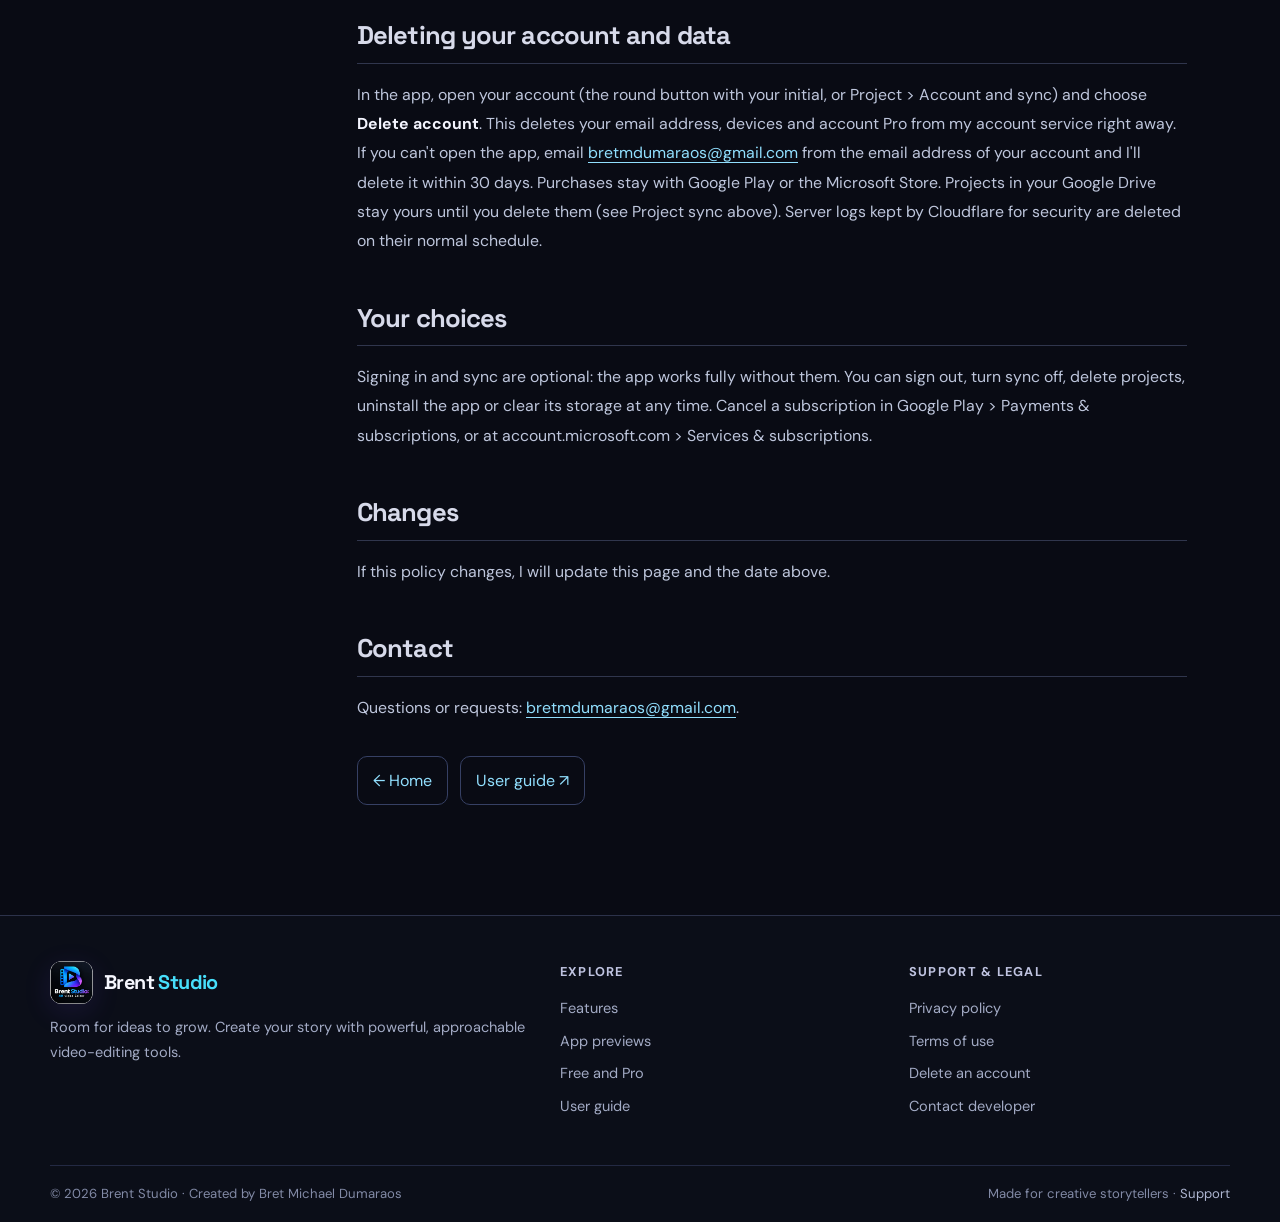
<file: privacy.html>
<!doctype html><html lang="en"><head><meta charset="utf-8"><meta name="viewport" content="width=device-width,initial-scale=1"><meta name="theme-color" content="#090b14"><title>Privacy Policy | Brent Studio</title><meta name="description" content="How Brent Studio handles your videos, projects, optional Google sign-in, Google Drive sync and account data."><meta property="og:type" content="website"><meta property="og:title" content="Privacy Policy | Brent Studio"><meta property="og:description" content="How Brent Studio handles your videos, projects, optional Google sign-in, Google Drive sync and account data."><meta property="og:image" content="assets/brent-studio-banner.webp"><link rel="icon" href="assets/favicon.png"><link rel="stylesheet" href="assets/styles.css"></head><body><a class="skip-link" href="#content">Skip to content</a><header class="site-header"><div class="shell header-inner"><a class="brand" href="index.html" aria-label="Brent Studio home"><img class="brand-logo" src="assets/brent-studio-icon.webp" alt=""><span>Brent <span class="brand-em">Studio</span></span></a><nav class="nav-links" id="main-nav" aria-label="Main navigation"><a href="index.html">Home</a><a href="index.html#features">Features</a><a href="index.html#showcase">Screenshots</a><a href="guide.html">User guide</a><a href="privacy.html">Privacy</a><a href="terms.html">Terms</a><a class="nav-cta" href="guide.html#start">Get started ↗</a></nav><button class="menu-toggle" aria-label="Toggle navigation" aria-controls="main-nav" aria-expanded="false" type="button"><span aria-hidden="true">☰</span></button></div></header><main id="content"><section class="doc-hero"><div class="shell"><div class="eyebrow">PRIVACY POLICY · BRENT STUDIO</div><h1>Privacy Policy</h1><p>Last updated: 5 October 2026. Brent Studio is made by Bret Michael Dumaraos ("I", "me"). Contact: bretmdumaraos@gmail.com .</p></div></section><div class="shell doc-layout"><aside class="doc-side" aria-label="On this page"><strong>On this page</strong><a href="#summary" data-heading>Summary</a><a href="#your-videos-photos-sounds-and-projects" data-heading>Your videos, photos, sounds and projects</a><a href="#signing-in-with-google-optional" data-heading>Signing in with Google (optional)</a><a href="#project-sync-with-google-drive" data-heading>Project sync with Google Drive</a><a href="#microphone" data-heading>Microphone</a><a href="#notifications" data-heading>Notifications</a><a href="#ai-features" data-heading>AI features</a><a href="#windows-app" data-heading>Windows app</a><a href="#other-network-requests" data-heading>Other network requests</a><a href="#purchases" data-heading>Purchases</a><a href="#children" data-heading>Children</a><a href="#delete" data-heading>Deleting your account and data</a><a href="#your-choices" data-heading>Your choices</a><a href="#changes" data-heading>Changes</a><a href="#contact" data-heading>Contact</a></aside><div class="doc-article"><div class="doc-summary"><p>How Brent Studio handles your videos, projects, optional Google sign-in, Google Drive sync and account data.</p></div>


<h2 id="summary">Summary</h2>
<p>Brent Studio is a video editor that runs on your device. It has no ads, no analytics and no tracking, and I don't sell anyone's data. Signing in is optional. If you sign in with Google, the app keeps a small account (your email address and your signed-in devices) so Pro and your projects follow you to your other devices. Your projects sync through your own Google Drive, not through me.</p>
<h2 id="your-videos-photos-sounds-and-projects">Your videos, photos, sounds and projects</h2>
<p>Everything you import, edit and export is processed on your device and stored in the app's own storage. Exports are saved where you choose. Uninstalling the app, or clearing its storage, deletes the app's copies. If you turn on project sync (below), copies also go to your own Google Drive. They are never uploaded to me.</p>
<h2 id="signing-in-with-google-optional">Signing in with Google (optional)</h2>
<p>When you choose "Sign in with Google", Google asks you to allow Brent Studio to see your email address and to use its own private app folder in your Google Drive. The app can't see, change or delete any of your other Drive files.</p>
<p>To keep your account, my account service stores: your email address; your Google account ID; a list of your signed-in devices (a random ID the app makes, a name like "Android phone" or "Windows PC", and when each was last used); and which Pro purchases or grants belong to your account, with their end dates. An account can be signed in on 3 devices at a time. The account service runs on Cloudflare (cloudflare.com), which hosts it for me and handles the requests; <a href="https://www.cloudflare.com/privacypolicy/">Cloudflare's privacy policy</a> applies to that hosting.</p>
<h2 id="project-sync-with-google-drive">Project sync with Google Drive</h2>
<p>When you're signed in, your projects (the edit itself: cuts, titles, effects and settings) are saved to Brent Studio's private app folder in your Google Drive after you make changes, so you can open them on your other devices. Videos, photos and sounds are uploaded only for projects where you turn on "Keep this project's videos and photos in Drive". These files go directly between your device and Google; they don't pass through my account service and I can't see them. They use your Drive storage. You can turn sync off, delete projects from Drive in the app (Project &gt; Your projects in Google Drive), or remove all of Brent Studio's Drive data in Google Drive &gt; Settings &gt; Manage apps.</p>
<p>Brent Studio's use and transfer of information received from Google APIs adheres to the <a href="https://developers.google.com/terms/api-services-user-data-policy">Google API Services User Data Policy</a>, including the Limited Use requirements. Google data is used only to sign you in and to sync your own projects, never for ads and never shared with anyone else.</p>
<h2 id="microphone">Microphone</h2>
<p>The app asks for microphone access only when you record a voice-over. The recording is made and kept on your device.</p>
<h2 id="notifications">Notifications</h2>
<p>On Android 13 and newer the app asks if it may show notifications. It uses them only to tell you when a video or project has been saved. No notification content leaves your device, and you can say no or turn them off in Settings.</p>
<h2 id="ai-features">AI features</h2>
<p>Automatic captions, AI voice-over and background removal run on your device. Your audio, video and scripts are never sent anywhere. The first time you use captions, AI voice-over or the high quality AI on a powerful PC, the app downloads the libraries from jsDelivr (cdn.jsdelivr.net) and the models from Hugging Face (huggingface.co). To count the free plan's daily AI uses, the app stores a small counter on your device.</p>
<h2 id="windows-app">Windows app</h2>
<p>The Windows version works the same way and keeps your files on your PC. It uses FFmpeg on your PC to open more video formats and to export with your graphics card; this happens on your PC only. Converted copies are kept in the app's folder on your PC so they open faster next time. When you sign in with Google on Windows, the sign-in opens in your web browser and the app keeps the sign-in key encrypted with Windows' own protection.</p>
<h2 id="other-network-requests">Other network requests</h2>
<p>The app loads title fonts from Google Fonts (fonts.googleapis.com and fonts.gstatic.com). Like any website, these services receive your device's IP address and basic browser details in order to deliver the files; their own privacy policies apply (<a href="https://policies.google.com/privacy">Google</a>, <a href="https://huggingface.co/privacy">Hugging Face</a>, <a href="https://www.jsdelivr.com/terms/privacy-policy">jsDelivr</a>). I do not receive this information.</p>
<h2 id="purchases">Purchases</h2>
<p>On Android, Brent Studio Pro is sold through Google Play; on Windows, through the Microsoft Store. Google or Microsoft processes the payment; I never see your card or bank details. The app asks the store on your device whether your purchase is active. If you're signed in on Android, the app also sends your Google Play purchase token to my account service, which asks Google Play whether the purchase is real and active, so Pro also works on your other devices. Google and Microsoft share limited order details with me (such as order number, date, product, price and country) so I can handle refunds and support requests. See <a href="https://policies.google.com/privacy">Google's</a> and <a href="https://privacy.microsoft.com/privacystatement">Microsoft's</a> privacy statements.</p>
<h2 id="children">Children</h2>
<p>The app is not directed at children under 13 and does not knowingly collect information from children.</p>
<h2 id="delete">Deleting your account and data</h2>
<p>In the app, open your account (the round button with your initial, or Project &gt; Account and sync) and choose <b>Delete account</b>. This deletes your email address, devices and account Pro from my account service right away. If you can't open the app, email <a href="mailto:bretmdumaraos@gmail.com?subject=Delete%20my%20Brent%20Studio%20account">bretmdumaraos@gmail.com</a> from the email address of your account and I'll delete it within 30 days. Purchases stay with Google Play or the Microsoft Store. Projects in your Google Drive stay yours until you delete them (see Project sync above). Server logs kept by Cloudflare for security are deleted on their normal schedule.</p>
<h2 id="your-choices">Your choices</h2>
<p>Signing in and sync are optional: the app works fully without them. You can sign out, turn sync off, delete projects, uninstall the app or clear its storage at any time. Cancel a subscription in Google Play &gt; Payments &amp; subscriptions, or at account.microsoft.com &gt; Services &amp; subscriptions.</p>
<h2 id="changes">Changes</h2>
<p>If this policy changes, I will update this page and the date above.</p>
<h2 id="contact">Contact</h2>
<p>Questions or requests: <a href="mailto:bretmdumaraos@gmail.com">bretmdumaraos@gmail.com</a>.</p>
<div class="legal-links"><a href="index.html">← Home</a><a href="guide.html">User guide ↗</a></div></div></div></main><footer class="footer"><div class="shell footer-content"><div><a class="brand" href="index.html"><img class="brand-logo" src="assets/brent-studio-icon.webp" alt=""><span>Brent <span class="brand-em">Studio</span></span></a><p>Room for ideas to grow. Create your story with powerful, approachable video-editing tools.</p></div><div class="footer-links"><strong>Explore</strong><a href="index.html#features">Features</a><a href="index.html#showcase">App previews</a><a href="index.html#plans">Free and Pro</a><a href="guide.html">User guide</a></div><div class="footer-links"><strong>Support &amp; legal</strong><a href="privacy.html">Privacy policy</a><a href="terms.html">Terms of use</a><a href="privacy.html#delete">Delete an account</a><a href="mailto:bretmdumaraos@gmail.com">Contact developer</a></div></div><div class="shell footer-bottom"><span>© 2026 Brent Studio · Created by Bret Michael Dumaraos</span><span>Made for creative storytellers · <a href="mailto:bretmdumaraos@gmail.com">Support</a></span></div></footer><script src="assets/site.js" defer></script></body></html>
</file>
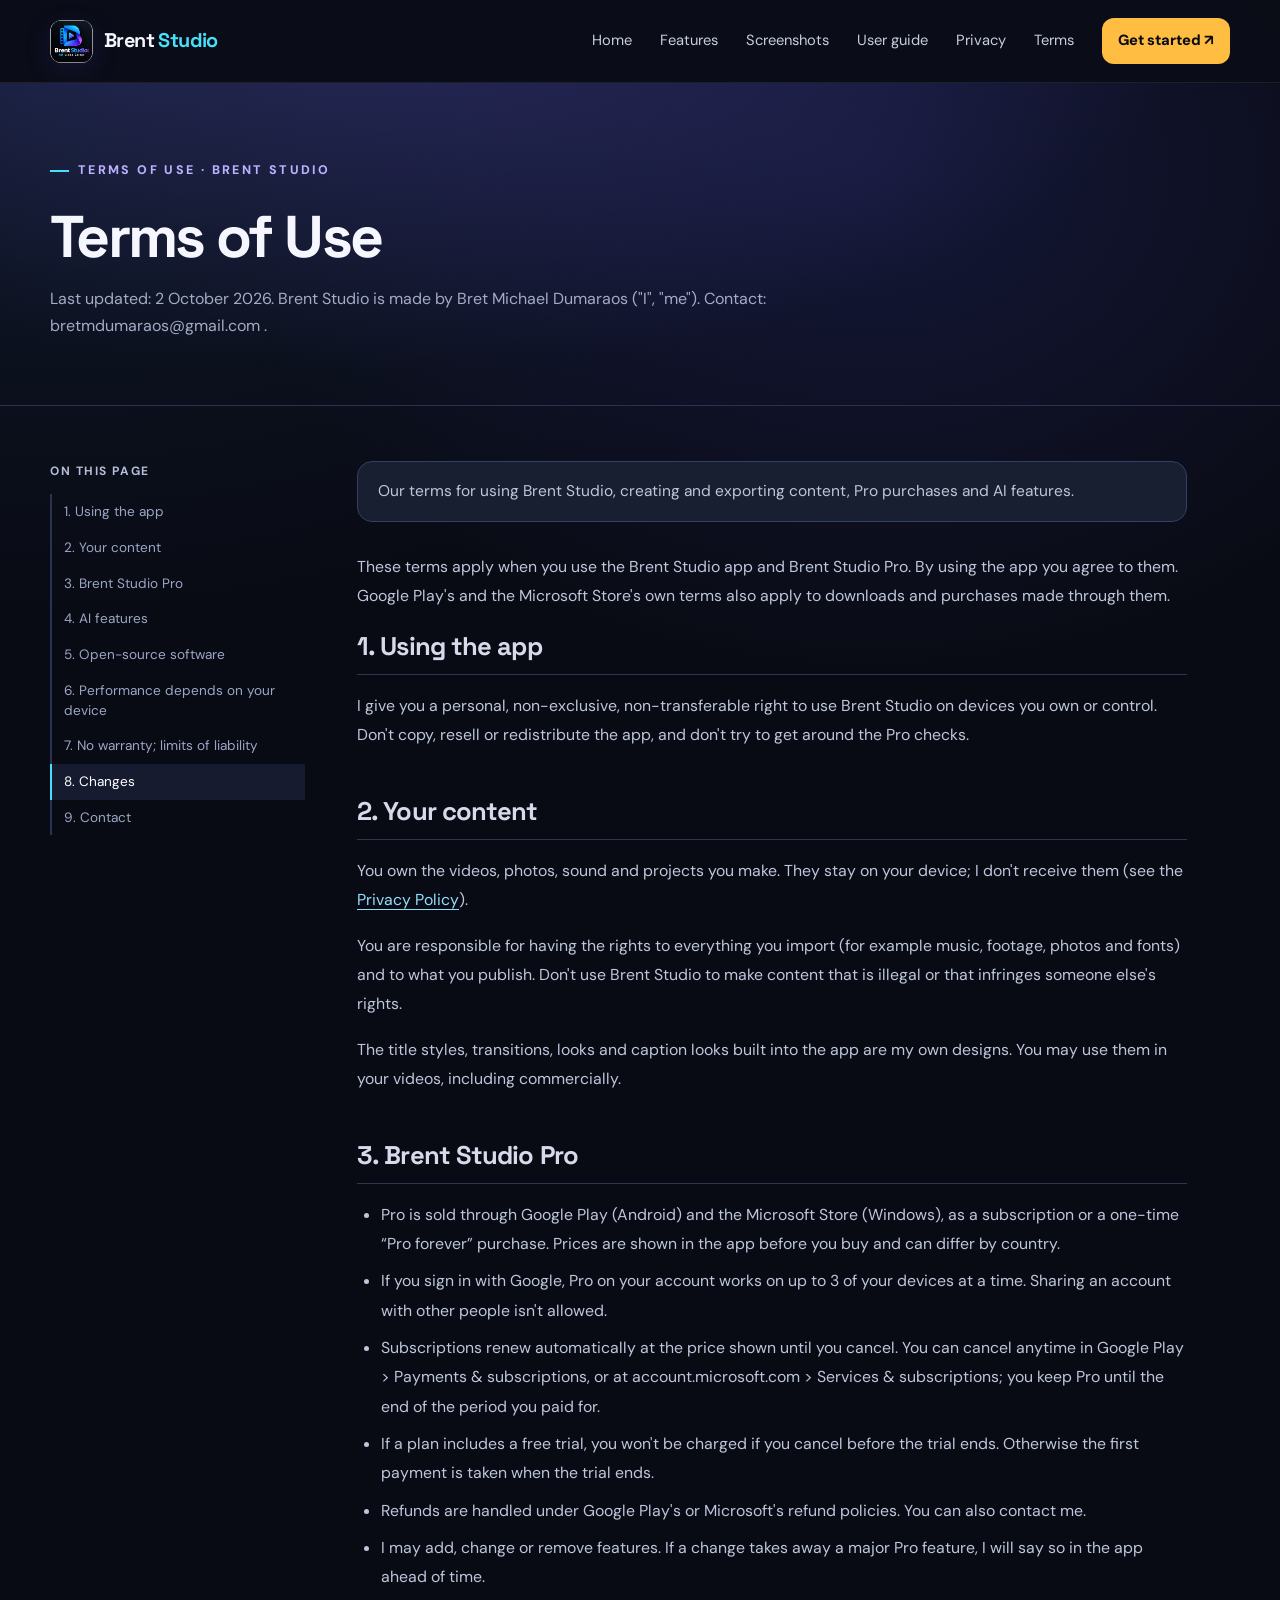
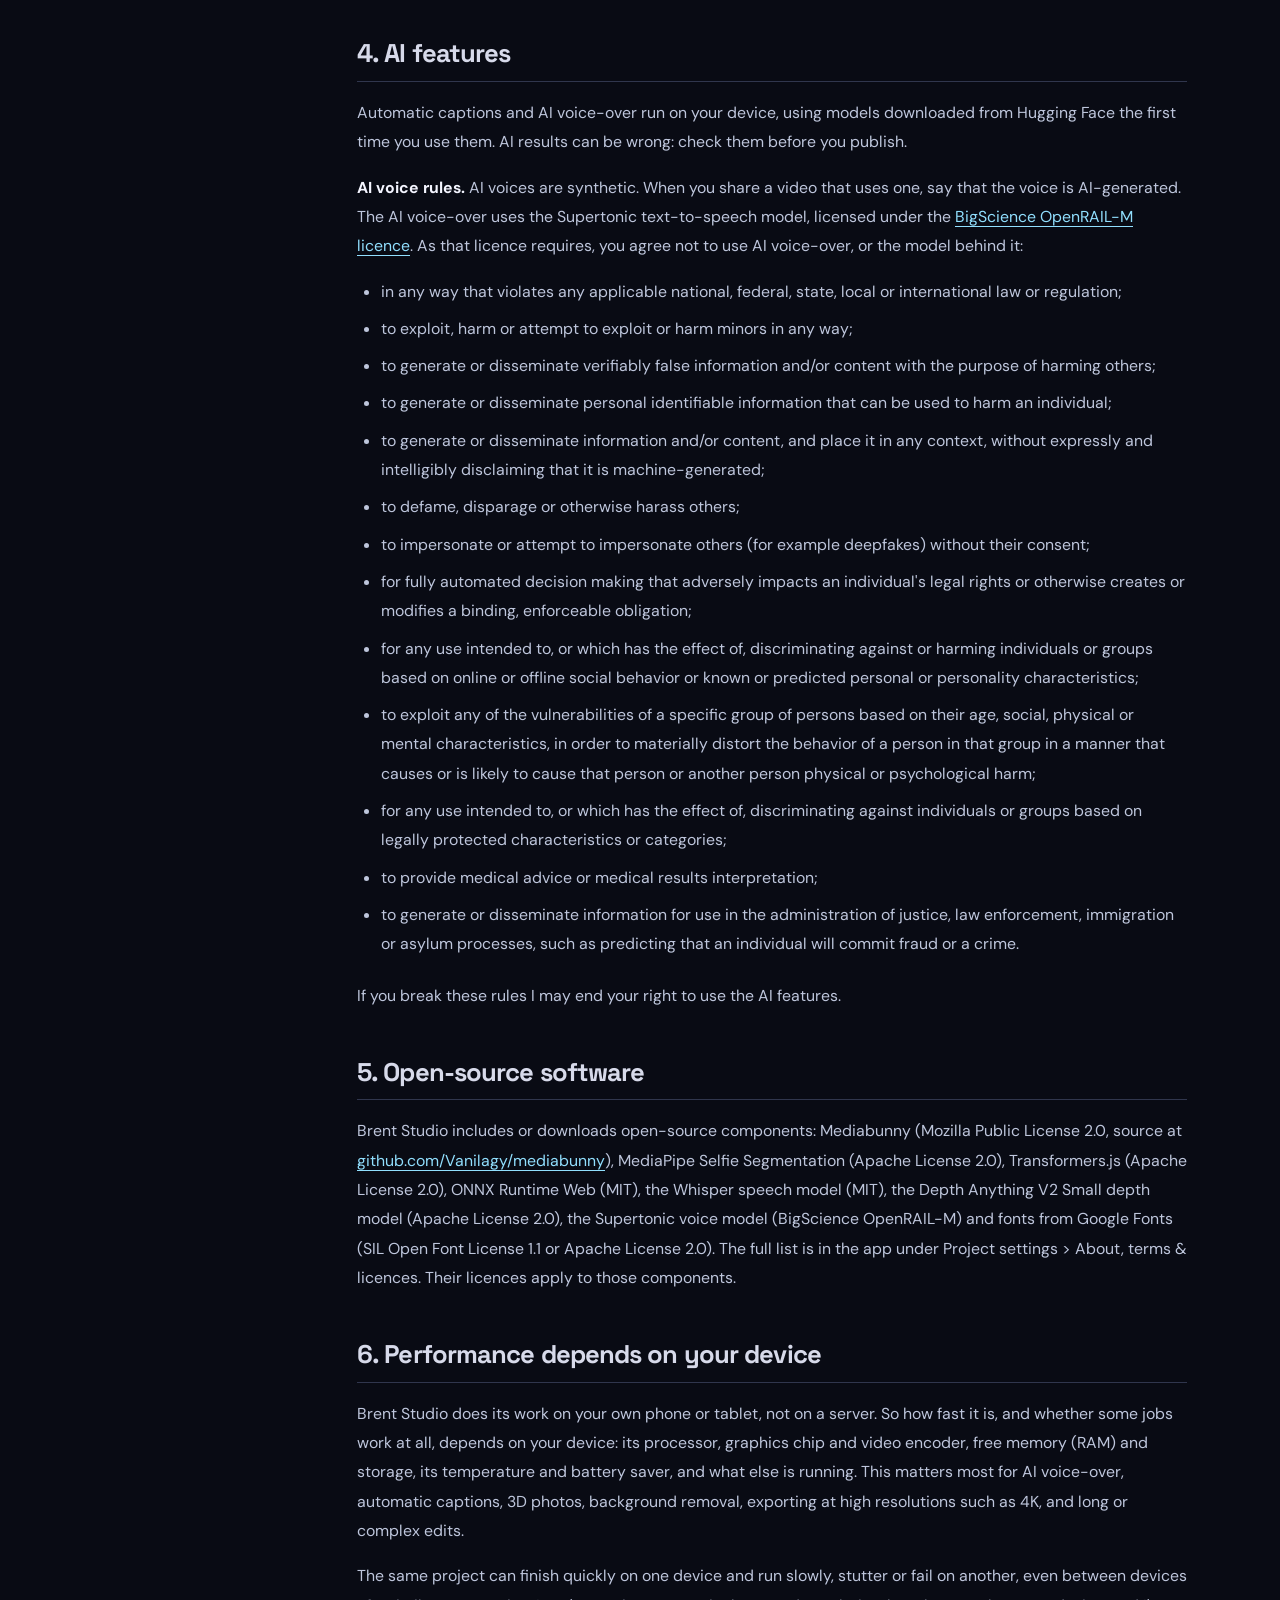
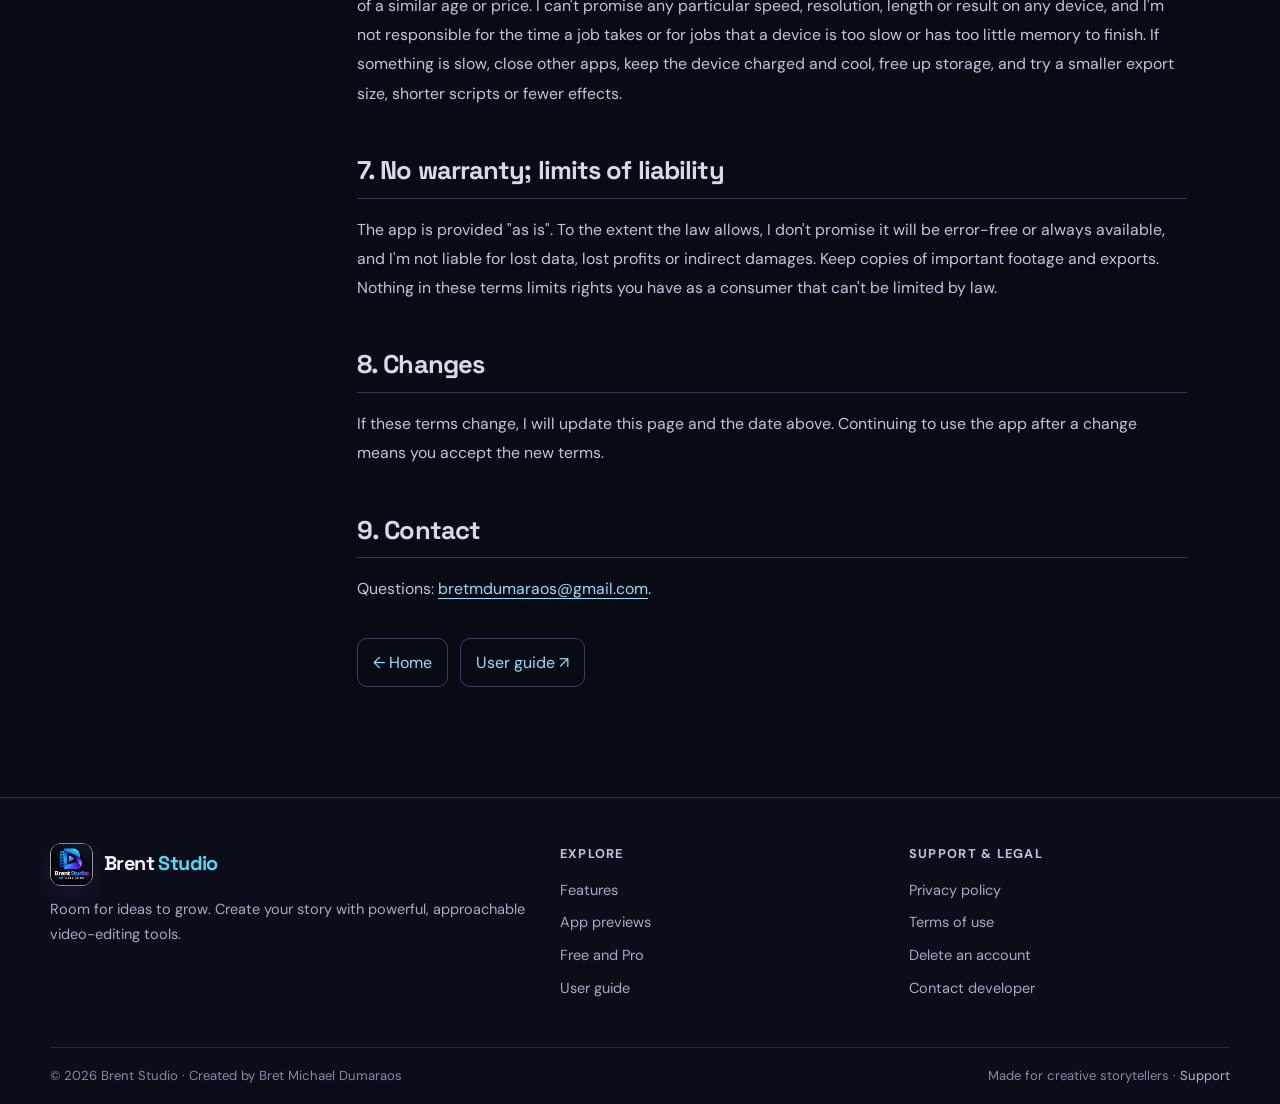
<file: terms.html>
<!doctype html><html lang="en"><head><meta charset="utf-8"><meta name="viewport" content="width=device-width,initial-scale=1"><meta name="theme-color" content="#090b14"><title>Terms of Use | Brent Studio</title><meta name="description" content="Our terms for using Brent Studio, creating and exporting content, Pro purchases and AI features."><meta property="og:type" content="website"><meta property="og:title" content="Terms of Use | Brent Studio"><meta property="og:description" content="Our terms for using Brent Studio, creating and exporting content, Pro purchases and AI features."><meta property="og:image" content="assets/brent-studio-banner.webp"><link rel="icon" href="assets/favicon.png"><link rel="stylesheet" href="assets/styles.css"></head><body><a class="skip-link" href="#content">Skip to content</a><header class="site-header"><div class="shell header-inner"><a class="brand" href="index.html" aria-label="Brent Studio home"><img class="brand-logo" src="assets/brent-studio-icon.webp" alt=""><span>Brent <span class="brand-em">Studio</span></span></a><nav class="nav-links" id="main-nav" aria-label="Main navigation"><a href="index.html">Home</a><a href="index.html#features">Features</a><a href="index.html#showcase">Screenshots</a><a href="guide.html">User guide</a><a href="privacy.html">Privacy</a><a href="terms.html">Terms</a><a class="nav-cta" href="guide.html#start">Get started ↗</a></nav><button class="menu-toggle" aria-label="Toggle navigation" aria-controls="main-nav" aria-expanded="false" type="button"><span aria-hidden="true">☰</span></button></div></header><main id="content"><section class="doc-hero"><div class="shell"><div class="eyebrow">TERMS OF USE · BRENT STUDIO</div><h1>Terms of Use</h1><p>Last updated: 2 October 2026. Brent Studio is made by Bret Michael Dumaraos ("I", "me"). Contact: bretmdumaraos@gmail.com .</p></div></section><div class="shell doc-layout"><aside class="doc-side" aria-label="On this page"><strong>On this page</strong><a href="#1-using-the-app" data-heading>1. Using the app</a><a href="#2-your-content" data-heading>2. Your content</a><a href="#3-brent-studio-pro" data-heading>3. Brent Studio Pro</a><a href="#4-ai-features" data-heading>4. AI features</a><a href="#5-open-source-software" data-heading>5. Open-source software</a><a href="#6-performance-depends-on-your-device" data-heading>6. Performance depends on your device</a><a href="#7-no-warranty-limits-of-liability" data-heading>7. No warranty; limits of liability</a><a href="#8-changes" data-heading>8. Changes</a><a href="#9-contact" data-heading>9. Contact</a></aside><div class="doc-article"><div class="doc-summary"><p>Our terms for using Brent Studio, creating and exporting content, Pro purchases and AI features.</p></div>


<p>These terms apply when you use the Brent Studio app and Brent Studio Pro. By using the app you agree to them. Google Play's and the Microsoft Store's own terms also apply to downloads and purchases made through them.</p>
<h2 id="1-using-the-app">1. Using the app</h2>
<p>I give you a personal, non-exclusive, non-transferable right to use Brent Studio on devices you own or control. Don't copy, resell or redistribute the app, and don't try to get around the Pro checks.</p>
<h2 id="2-your-content">2. Your content</h2>
<p>You own the videos, photos, sound and projects you make. They stay on your device; I don't receive them (see the <a href="privacy.html">Privacy Policy</a>).</p>
<p>You are responsible for having the rights to everything you import (for example music, footage, photos and fonts) and to what you publish. Don't use Brent Studio to make content that is illegal or that infringes someone else's rights.</p>
<p>The title styles, transitions, looks and caption looks built into the app are my own designs. You may use them in your videos, including commercially.</p>
<h2 id="3-brent-studio-pro">3. Brent Studio Pro</h2>
<ul>
<li>Pro is sold through Google Play (Android) and the Microsoft Store (Windows), as a subscription or a one-time “Pro forever” purchase. Prices are shown in the app before you buy and can differ by country.</li>
<li>If you sign in with Google, Pro on your account works on up to 3 of your devices at a time. Sharing an account with other people isn't allowed.</li>
<li>Subscriptions renew automatically at the price shown until you cancel. You can cancel anytime in Google Play &gt; Payments &amp; subscriptions, or at account.microsoft.com &gt; Services &amp; subscriptions; you keep Pro until the end of the period you paid for.</li>
<li>If a plan includes a free trial, you won't be charged if you cancel before the trial ends. Otherwise the first payment is taken when the trial ends.</li>
<li>Refunds are handled under Google Play's or Microsoft's refund policies. You can also contact me.</li>
<li>I may add, change or remove features. If a change takes away a major Pro feature, I will say so in the app ahead of time.</li>
</ul>
<h2 id="4-ai-features">4. AI features</h2>
<p>Automatic captions and AI voice-over run on your device, using models downloaded from Hugging Face the first time you use them. AI results can be wrong: check them before you publish.</p>
<p><strong>AI voice rules.</strong> AI voices are synthetic. When you share a video that uses one, say that the voice is AI-generated. The AI voice-over uses the Supertonic text-to-speech model, licensed under the <a href="https://huggingface.co/Supertone/supertonic/blob/main/LICENSE">BigScience OpenRAIL-M licence</a>. As that licence requires, you agree not to use AI voice-over, or the model behind it:</p>
<ul>
<li>in any way that violates any applicable national, federal, state, local or international law or regulation;</li>
<li>to exploit, harm or attempt to exploit or harm minors in any way;</li>
<li>to generate or disseminate verifiably false information and/or content with the purpose of harming others;</li>
<li>to generate or disseminate personal identifiable information that can be used to harm an individual;</li>
<li>to generate or disseminate information and/or content, and place it in any context, without expressly and intelligibly disclaiming that it is machine-generated;</li>
<li>to defame, disparage or otherwise harass others;</li>
<li>to impersonate or attempt to impersonate others (for example deepfakes) without their consent;</li>
<li>for fully automated decision making that adversely impacts an individual's legal rights or otherwise creates or modifies a binding, enforceable obligation;</li>
<li>for any use intended to, or which has the effect of, discriminating against or harming individuals or groups based on online or offline social behavior or known or predicted personal or personality characteristics;</li>
<li>to exploit any of the vulnerabilities of a specific group of persons based on their age, social, physical or mental characteristics, in order to materially distort the behavior of a person in that group in a manner that causes or is likely to cause that person or another person physical or psychological harm;</li>
<li>for any use intended to, or which has the effect of, discriminating against individuals or groups based on legally protected characteristics or categories;</li>
<li>to provide medical advice or medical results interpretation;</li>
<li>to generate or disseminate information for use in the administration of justice, law enforcement, immigration or asylum processes, such as predicting that an individual will commit fraud or a crime.</li>
</ul>
<p>If you break these rules I may end your right to use the AI features.</p>
<h2 id="5-open-source-software">5. Open-source software</h2>
<p>Brent Studio includes or downloads open-source components: Mediabunny (Mozilla Public License 2.0, source at <a href="https://github.com/Vanilagy/mediabunny">github.com/Vanilagy/mediabunny</a>), MediaPipe Selfie Segmentation (Apache License 2.0), Transformers.js (Apache License 2.0), ONNX Runtime Web (MIT), the Whisper speech model (MIT), the Depth Anything V2 Small depth model (Apache License 2.0), the Supertonic voice model (BigScience OpenRAIL-M) and fonts from Google Fonts (SIL Open Font License 1.1 or Apache License 2.0). The full list is in the app under Project settings &gt; About, terms &amp; licences. Their licences apply to those components.</p>
<h2 id="6-performance-depends-on-your-device">6. Performance depends on your device</h2>
<p>Brent Studio does its work on your own phone or tablet, not on a server. So how fast it is, and whether some jobs work at all, depends on your device: its processor, graphics chip and video encoder, free memory (RAM) and storage, its temperature and battery saver, and what else is running. This matters most for AI voice-over, automatic captions, 3D photos, background removal, exporting at high resolutions such as 4K, and long or complex edits.</p>
<p>The same project can finish quickly on one device and run slowly, stutter or fail on another, even between devices of a similar age or price. I can't promise any particular speed, resolution, length or result on any device, and I'm not responsible for the time a job takes or for jobs that a device is too slow or has too little memory to finish. If something is slow, close other apps, keep the device charged and cool, free up storage, and try a smaller export size, shorter scripts or fewer effects.</p>
<h2 id="7-no-warranty-limits-of-liability">7. No warranty; limits of liability</h2>
<p>The app is provided "as is". To the extent the law allows, I don't promise it will be error-free or always available, and I'm not liable for lost data, lost profits or indirect damages. Keep copies of important footage and exports. Nothing in these terms limits rights you have as a consumer that can't be limited by law.</p>
<h2 id="8-changes">8. Changes</h2>
<p>If these terms change, I will update this page and the date above. Continuing to use the app after a change means you accept the new terms.</p>
<h2 id="9-contact">9. Contact</h2>
<p>Questions: <a href="mailto:bretmdumaraos@gmail.com">bretmdumaraos@gmail.com</a>.</p>
<div class="legal-links"><a href="index.html">← Home</a><a href="guide.html">User guide ↗</a></div></div></div></main><footer class="footer"><div class="shell footer-content"><div><a class="brand" href="index.html"><img class="brand-logo" src="assets/brent-studio-icon.webp" alt=""><span>Brent <span class="brand-em">Studio</span></span></a><p>Room for ideas to grow. Create your story with powerful, approachable video-editing tools.</p></div><div class="footer-links"><strong>Explore</strong><a href="index.html#features">Features</a><a href="index.html#showcase">App previews</a><a href="index.html#plans">Free and Pro</a><a href="guide.html">User guide</a></div><div class="footer-links"><strong>Support &amp; legal</strong><a href="privacy.html">Privacy policy</a><a href="terms.html">Terms of use</a><a href="privacy.html#delete">Delete an account</a><a href="mailto:bretmdumaraos@gmail.com">Contact developer</a></div></div><div class="shell footer-bottom"><span>© 2026 Brent Studio · Created by Bret Michael Dumaraos</span><span>Made for creative storytellers · <a href="mailto:bretmdumaraos@gmail.com">Support</a></span></div></footer><script src="assets/site.js" defer></script></body></html>
</file>
<file: assets/styles.css>
@import url('https://fonts.googleapis.com/css2?family=DM+Sans:wght@400;500;600;700;800&family=Space+Grotesk:wght@400;500;600;700&display=swap');
:root{--bg:#090b14;--panel:#121625;--panel2:#171b2c;--fg:#f6f7fe;--muted:#a3abc5;--muted2:#77819d;--line:#2c324a;--purple:#a36eff;--cyan:#47dffb;--yellow:#ffbd42;--radius:22px;scroll-behavior:smooth;color-scheme:dark}
*{box-sizing:border-box}html{scroll-padding-top:110px}body{margin:0;background:var(--bg);color:var(--fg);font:16px/1.7 'DM Sans',system-ui,sans-serif;-webkit-font-smoothing:antialiased;overflow-x:hidden}body::before{content:"";position:absolute;top:0;left:0;right:0;height:850px;pointer-events:none;background:radial-gradient(ellipse at 68% 20%,#22266277,transparent 52%),radial-gradient(ellipse at 4% 10%,#14294466,transparent 49%);z-index:-1}::selection{background:#7c54ce;color:white}a{color:inherit}button,input{font:inherit}button{cursor:pointer}img{display:block;max-width:100%}svg{max-width:100%}h1,h2,h3,h4,p,figure{margin-top:0}h1,h2,h3,h4{font-family:'Space Grotesk','DM Sans',sans-serif;line-height:1.12;letter-spacing:-.045em}h1{font-size:clamp(2.85rem,5.2vw,5.9rem);font-weight:700}h2{font-size:clamp(2.05rem,3.8vw,3.8rem)}h3{font-size:1.35rem;letter-spacing:-.025em}p{color:var(--muted)}.shell{width:min(1180px,calc(100% - 48px));margin:auto}.skip-link{position:absolute;top:-100px;left:24px;z-index:999;background:white;color:#111;padding:12px 18px}.skip-link:focus{top:8px}.site-header{position:sticky;top:0;z-index:50;background:#0a0d17e8;backdrop-filter:blur(24px);border-bottom:1px solid #ffffff14}.header-inner{height:82px;display:flex;align-items:center;justify-content:space-between;gap:24px}.brand{display:inline-flex;align-items:center;gap:11px;text-decoration:none;font-family:'Space Grotesk',sans-serif;font-weight:700;font-size:1.24rem;white-space:nowrap;letter-spacing:-.03em}.brand-logo{width:43px;height:43px;object-fit:cover;border-radius:12px;box-shadow:0 7px 28px #7142ee22}.brand-em{color:var(--cyan)}.nav-links{display:flex;gap:28px;align-items:center}.nav-links a{font-size:.92rem;color:#c7cee0;text-decoration:none;transition:color .2s}.nav-links a:hover,.nav-links a[aria-current="page"]{color:white}.nav-links .nav-cta{color:#0b0c13;background:var(--yellow);border-radius:12px;padding:10px 16px;font-weight:800}.menu-toggle{display:none;align-items:center;justify-content:center;border:1px solid var(--line);background:var(--panel);color:white;width:44px;height:44px;border-radius:12px}.menu-toggle span{font-size:1.4rem}.eyebrow{display:inline-flex;align-items:center;gap:9px;color:#bcb0ff;font-size:.78rem;letter-spacing:.19em;text-transform:uppercase;font-weight:800;margin:0 0 22px}.eyebrow::before{content:"";width:19px;height:2px;background:var(--cyan)}.gradient-text{background:linear-gradient(105deg,#ffffff 6%,#a8c9ff 55%,#ba88ff 87%);color:transparent;background-clip:text;-webkit-background-clip:text}.muted{color:var(--muted)}.btn{display:inline-flex;align-items:center;justify-content:center;gap:12px;text-decoration:none;font-weight:800;line-height:1.2;min-height:53px;padding:14px 21px;border-radius:13px;border:1px solid transparent;transition:transform .2s,border-color .2s,box-shadow .2s}.btn:hover{transform:translateY(-2px)}.btn-primary{background:linear-gradient(105deg,#5deaff,#718bff 55%,#bc7cff);color:#080b16;box-shadow:0 10px 36px #6e79ff36}.btn-outline{background:#161a2a;color:#f6f7ff;border-color:#3b4160}.btn-outline:hover{border-color:#a885ff}.btn-small{min-height:42px;padding:10px 15px;font-size:.85rem}.hero{padding:110px 0 94px}.hero-grid{display:grid;grid-template-columns:1fr 1.1fr;gap:28px;align-items:center}.hero-copy{position:relative;z-index:2}.hero-copy h1{margin:0 0 24px}.hero-lede{font-size:clamp(1.02rem,1.6vw,1.18rem);max-width:520px;line-height:1.75}.hero-actions{display:flex;gap:13px;flex-wrap:wrap;margin:30px 0 25px}.hero-signals{display:flex;gap:15px 18px;flex-wrap:wrap;align-items:center;color:#adb7d0;font-size:.86rem}.signal{display:inline-flex;align-items:center;gap:7px}.signal i{height:6px;width:6px;border-radius:50%;background:var(--cyan)}.hero-stage{position:relative;padding:20px 0 25px 8px;min-width:0}.hero-stage::before{content:"";position:absolute;inset:3% 0 9% 0;background:radial-gradient(circle,#6662f154,transparent 62%);filter:blur(25px)}.hero-app{position:relative;border:1px solid #ffffff38;border-radius:18px;overflow:hidden;background:#0e1019;box-shadow:0 28px 85px #01030ce8,0 1px 50px #6257ea26;transform:perspective(1500px) rotateY(-6deg) rotateX(2deg);transform-origin:center}.hero-app img{width:100%;aspect-ratio:1280/800;object-fit:cover}.app-window-bar{height:33px;background:#151827;display:flex;align-items:center;justify-content:space-between;padding:0 14px;border-bottom:1px solid #ffffff20}.traffic-dots{display:flex;gap:5px}.traffic-dots b{height:8px;width:8px;border-radius:50%;background:#545773}.traffic-dots b:first-child{background:#ffbd42}.traffic-dots b:nth-child(2){background:#b782f8}.traffic-dots b:last-child{background:#47dffb}.app-window-bar span{font-family:monospace;font-size:.65rem;color:#a0a7c0}.floating-tag{position:absolute;right:-12px;bottom:-7px;border:1px solid #92dcff73;border-radius:15px;background:#131b30ee;backdrop-filter:blur(12px);padding:12px 18px;box-shadow:0 15px 35px #030509b0;color:#e3f7ff;font-size:.84rem;font-weight:800;display:flex;align-items:center;gap:10px}.floating-tag b{background:var(--yellow);border-radius:7px;color:#11131f;padding:4px 8px}.stats{padding-bottom:85px}.stats-grid{display:grid;grid-template-columns:repeat(4,1fr);border:1px solid var(--line);border-radius:18px;background:#101522c2;overflow:hidden}.stat{padding:27px 30px;border-right:1px solid var(--line)}.stat:last-child{border-right:0}.stat strong{display:block;font:700 2rem 'Space Grotesk';letter-spacing:-.055em;color:#e7edff}.stat span{display:block;color:var(--muted);font-size:.85rem}.section{padding:92px 0}.section-intro{max-width:740px;margin-bottom:40px}.section-intro h2{margin-bottom:17px}.section-intro p{font-size:1.04rem;max-width:620px}.feature-grid{display:grid;grid-template-columns:repeat(3,1fr);gap:15px}.feature{min-height:255px;border:1px solid var(--line);border-radius:20px;background:linear-gradient(155deg,#191c2e 0%,#101420 100%);padding:26px;transition:transform .2s,border-color .2s}.feature:hover{transform:translateY(-4px);border-color:#8160c785}.feature-icon{width:48px;height:48px;border:1px solid #6d73ac57;border-radius:14px;display:grid;place-items:center;font-size:1.5rem;background:#282945;box-shadow:inset 0 1px #ffffff19;margin-bottom:27px}.feature h3{margin-bottom:10px}.feature p{margin-bottom:0;font-size:.96rem}.shot-tabs{display:flex;flex-wrap:wrap;gap:9px;margin-bottom:24px}.shot-tab{color:#aeb7d3;background:#161a2b;border:1px solid #303853;border-radius:12px;font-weight:700;padding:11px 17px}.shot-tab[aria-selected="true"]{background:#b9a0ff;color:#0d0922;border-color:#b9a0ff}.shot-area{display:grid;grid-template-columns:minmax(0,1.6fr) minmax(225px,.75fr);gap:24px;align-items:center;border:1px solid #2d3753;border-radius:23px;padding:22px;background:linear-gradient(140deg,#171e34 0%,#101522 90%)}.shot-screen{border-radius:13px;overflow:hidden;background:#0c0d14;border:1px solid #464969;box-shadow:0 16px 45px #0009}.shot-screen img{width:100%;max-height:480px;object-fit:contain;transition:opacity .15s}.shot-copy{padding:12px 11px}.shot-copy strong{font-family:'Space Grotesk',sans-serif;color:var(--cyan);font-size:.82rem;text-transform:uppercase;letter-spacing:.1em}.shot-copy h3{font-size:clamp(1.7rem,2.6vw,2.5rem);margin:10px 0 13px}.shot-copy p{font-size:1rem}.full-banner{position:relative;border:1px solid #4d4894;border-radius:25px;overflow:hidden;background:#111529}.full-banner img{width:100%;height:auto}.banner-overline{position:absolute;top:18px;right:18px;background:#090c1bcf;border:1px solid #ffffff3c;border-radius:99px;padding:5px 12px;font-size:.72rem;letter-spacing:.12em;text-transform:uppercase}.workflow{display:grid;grid-template-columns:repeat(3,1fr);gap:16px}.step{border-top:2px solid #8069ec;padding:22px 8px 0}.step b{font:700 2.1rem 'Space Grotesk';color:#b1a0ff}.step h3{margin:12px 0}.step p{font-size:.94rem}.plans{display:grid;grid-template-columns:1fr 1fr;gap:18px}.plan{border:1px solid var(--line);border-radius:24px;padding:34px;background:#131725}.plan.pro{background:linear-gradient(145deg,#252048 0%,#121825 88%);border-color:#8065cf}.plan-label{font-weight:800;color:var(--cyan);letter-spacing:.16em;text-transform:uppercase;font-size:.78rem}.plan.pro .plan-label{color:var(--yellow)}.plan h3{font-size:2.45rem;margin:14px 0 14px}.plan p{min-height:53px}.plan ul{list-style:none;margin:26px 0 0;padding:0}.plan li{padding:10px 0;border-bottom:1px solid #ffffff18;color:#d4d9ef;display:flex;gap:10px}.plan li::before{content:'✓';color:#64edcb;font-weight:900}.plan.pro li::before{color:var(--yellow)}.faq{max-width:850px;margin:auto}.faq details{padding:20px 0;border-bottom:1px solid #303651}.faq summary{cursor:pointer;list-style:none;display:flex;justify-content:space-between;gap:16px;font:600 1.1rem 'Space Grotesk';color:#f3f3fc}.faq summary::-webkit-details-marker{display:none}.faq summary::after{content:'+';font-size:1.5rem;color:var(--cyan);font-weight:400}.faq details[open] summary::after{content:'−'}.faq p{margin:13px 0 0;line-height:1.8}.end-cta{margin:0 0 92px;text-align:center;padding:70px 25px;border:1px solid #4a4a90;border-radius:28px;background:radial-gradient(ellipse at center top,#44398880,transparent 60%),#14182a}.cta-icon{width:80px;height:80px;object-fit:cover;border-radius:21px;margin:0 auto 22px;box-shadow:0 15px 42px #874be94d}.end-cta h2{max-width:650px;margin:0 auto 17px}.end-cta p{max-width:550px;margin:0 auto 22px}.footer{border-top:1px solid var(--line);background:#0b0e18}.footer-content{padding:45px 0;display:grid;grid-template-columns:1.5fr 1fr 1fr;gap:28px}.footer .brand{margin-bottom:12px}.footer p{font-size:.91rem}.footer-links{display:flex;flex-direction:column;gap:8px}.footer-links strong{font-size:.8rem;letter-spacing:.1em;color:#bfc3e0;text-transform:uppercase;margin-bottom:6px}.footer-links a{font-size:.91rem;text-decoration:none;color:var(--muted)}.footer-links a:hover{color:var(--cyan)}.footer-bottom{padding:17px 0;border-top:1px solid #232943;color:#828aa6;font-size:.82rem;display:flex;gap:20px;justify-content:space-between}.footer-bottom a{color:#aeb6d1;text-decoration:none}
/* document pages */
.doc-hero{padding:70px 0 50px;border-bottom:1px solid #2b3150;background:radial-gradient(ellipse at 28% -40%,#45419685,transparent 66%)}.doc-hero .shell{max-width:1180px}.doc-hero h1{font-size:clamp(2.45rem,4.6vw,4.2rem);max-width:950px;margin:0 0 15px}.doc-hero p{max-width:750px}.doc-layout{display:grid;grid-template-columns:255px minmax(0,1fr);gap:52px;align-items:start;padding:55px 0 110px}.doc-side{position:sticky;top:114px;max-height:calc(100vh - 134px);overflow:auto;scrollbar-width:thin}.doc-side strong{display:block;color:#b5bdd7;letter-spacing:.13em;text-transform:uppercase;font-size:.75rem;margin-bottom:13px}.doc-side a{display:block;color:#9ca6c4;text-decoration:none;padding:8px 12px;font-size:.85rem;line-height:1.45;border-left:2px solid #2b3252}.doc-side [hidden]{display:none!important}.doc-side a:hover,.doc-side a.current{border-color:var(--cyan);background:#171b30;color:white}.doc-article{min-width:0;max-width:830px;color:#d7daea}.doc-article p,.doc-article li{color:#bec6dc;line-height:1.85;font-size:.99rem}.doc-article strong,.doc-article b{color:#f4f5ff}.doc-article h2{font-size:1.6rem;margin:48px 0 16px;scroll-margin-top:120px;letter-spacing:-.035em;padding-bottom:13px;border-bottom:1px solid #30364d}.doc-article h2:first-of-type{margin-top:22px}.doc-article h3{font-size:1.22rem;margin:26px 0 11px}.doc-article a{color:#91dffe;text-underline-offset:4px}.doc-article p{margin:0 0 16px}.doc-article ul,.doc-article ol{padding-left:24px;margin:0 0 22px}.doc-article li{margin-bottom:8px}.doc-article .meta{display:none}.doc-article .tip{background:#202239;border-left:3px solid var(--yellow);padding:18px 22px;border-radius:8px}.doc-article .tbl{overflow-x:auto;border:1px solid #34394f;border-radius:12px;margin:18px 0 27px}.doc-article table{border-collapse:collapse;min-width:510px;width:100%;font-size:.91rem}.doc-article td,.doc-article th{text-align:left;padding:12px 13px;border-bottom:1px solid #34394f;vertical-align:top}.doc-article tr:last-child td{border-bottom:0}.doc-article th{background:#232840;color:#fff}.doc-article section{scroll-margin-top:120px}.doc-article section h2{margin-top:45px}.doc-search{width:100%;padding:12px 13px;background:#111523;color:white;border:1px solid #39415f;border-radius:11px;outline:none;font-size:.9rem;margin-bottom:16px}.doc-search:focus{border-color:var(--cyan)}.doc-side .no-results{color:#c7b7df;font-size:.82rem}.doc-summary{padding:15px 20px;background:#171f31;border:1px solid #353e66;border-radius:15px;margin:0 0 30px}.doc-summary p{margin:0;font-size:.97rem}.inline-callout{background:#171f31;border:1px solid #353e66;border-radius:15px;padding:20px}.legal-links{display:flex;gap:12px;flex-wrap:wrap;margin-top:34px}.legal-links a{display:inline-flex;border:1px solid #364064;border-radius:10px;padding:10px 15px;text-decoration:none}
@media(max-width:1000px){.hero-grid{grid-template-columns:1fr}.hero{padding:76px 0 65px}.hero-copy{max-width:750px}.hero-stage{max-width:900px}.stats-grid{grid-template-columns:repeat(2,1fr)}.stat:nth-child(2){border-right:0}.stat:nth-child(-n+2){border-bottom:1px solid var(--line)}.feature-grid{grid-template-columns:repeat(2,1fr)}.doc-layout{grid-template-columns:215px minmax(0,1fr);gap:25px}}
@media(max-width:700px){.shell{width:min(100% - 32px,1180px)}.header-inner{height:70px}.brand{font-size:1.1rem}.brand-logo{width:39px;height:39px}.menu-toggle{display:flex}.nav-links{display:none;position:absolute;left:0;right:0;top:70px;padding:18px 20px 25px;background:#101525;border-bottom:1px solid #41476a;box-shadow:0 20px 25px #0005;flex-direction:column;align-items:stretch;gap:0}.nav-links.is-open{display:flex}.nav-links a{padding:13px;border-radius:8px}.nav-links .nav-cta{text-align:center;margin-top:10px}.hero{padding:64px 0 52px}.hero h1{font-size:clamp(2.85rem,11vw,4.4rem)}.hero-lede{font-size:1rem}.hero-actions{margin-top:23px}.hero-stage{padding:12px 5px 20px 0}.hero-app{transform:none}.floating-tag{right:4px;bottom:-9px}.stats{padding-bottom:38px}.stat{padding:19px}.stat strong{font-size:1.65rem}.stat span{font-size:.77rem}.section{padding:64px 0}.section-intro{margin-bottom:27px}.feature-grid{grid-template-columns:1fr}.feature{min-height:0;padding:22px}.feature-icon{margin-bottom:18px}.shot-area{grid-template-columns:1fr;padding:14px;gap:10px}.shot-screen img{max-height:380px}.shot-copy{padding:10px}.shot-copy h3{font-size:1.7rem}.plans,.workflow{grid-template-columns:1fr}.plan{padding:25px}.plan p{min-height:0}.full-banner{border-radius:18px}.banner-overline{display:none}.end-cta{margin-bottom:58px;padding:52px 20px}.footer-content{grid-template-columns:1fr 1fr}.footer-content>div:first-child{grid-column:1/-1}.footer-bottom{flex-direction:column;gap:5px}.doc-hero{padding:48px 0 35px}.doc-layout{grid-template-columns:1fr;gap:29px;padding:34px 0 75px}.doc-side{position:relative;top:0;max-height:310px;background:#141a29;padding:14px;border:1px solid #343b5a;border-radius:16px}.doc-article h2{font-size:1.4rem;margin-top:34px}.doc-article p,.doc-article li{font-size:.95rem}.doc-article table{min-width:460px}}
@media(prefers-reduced-motion:reduce){*,*::before,*::after{scroll-behavior:auto!important;animation:none!important;transition:none!important}}
</file>
